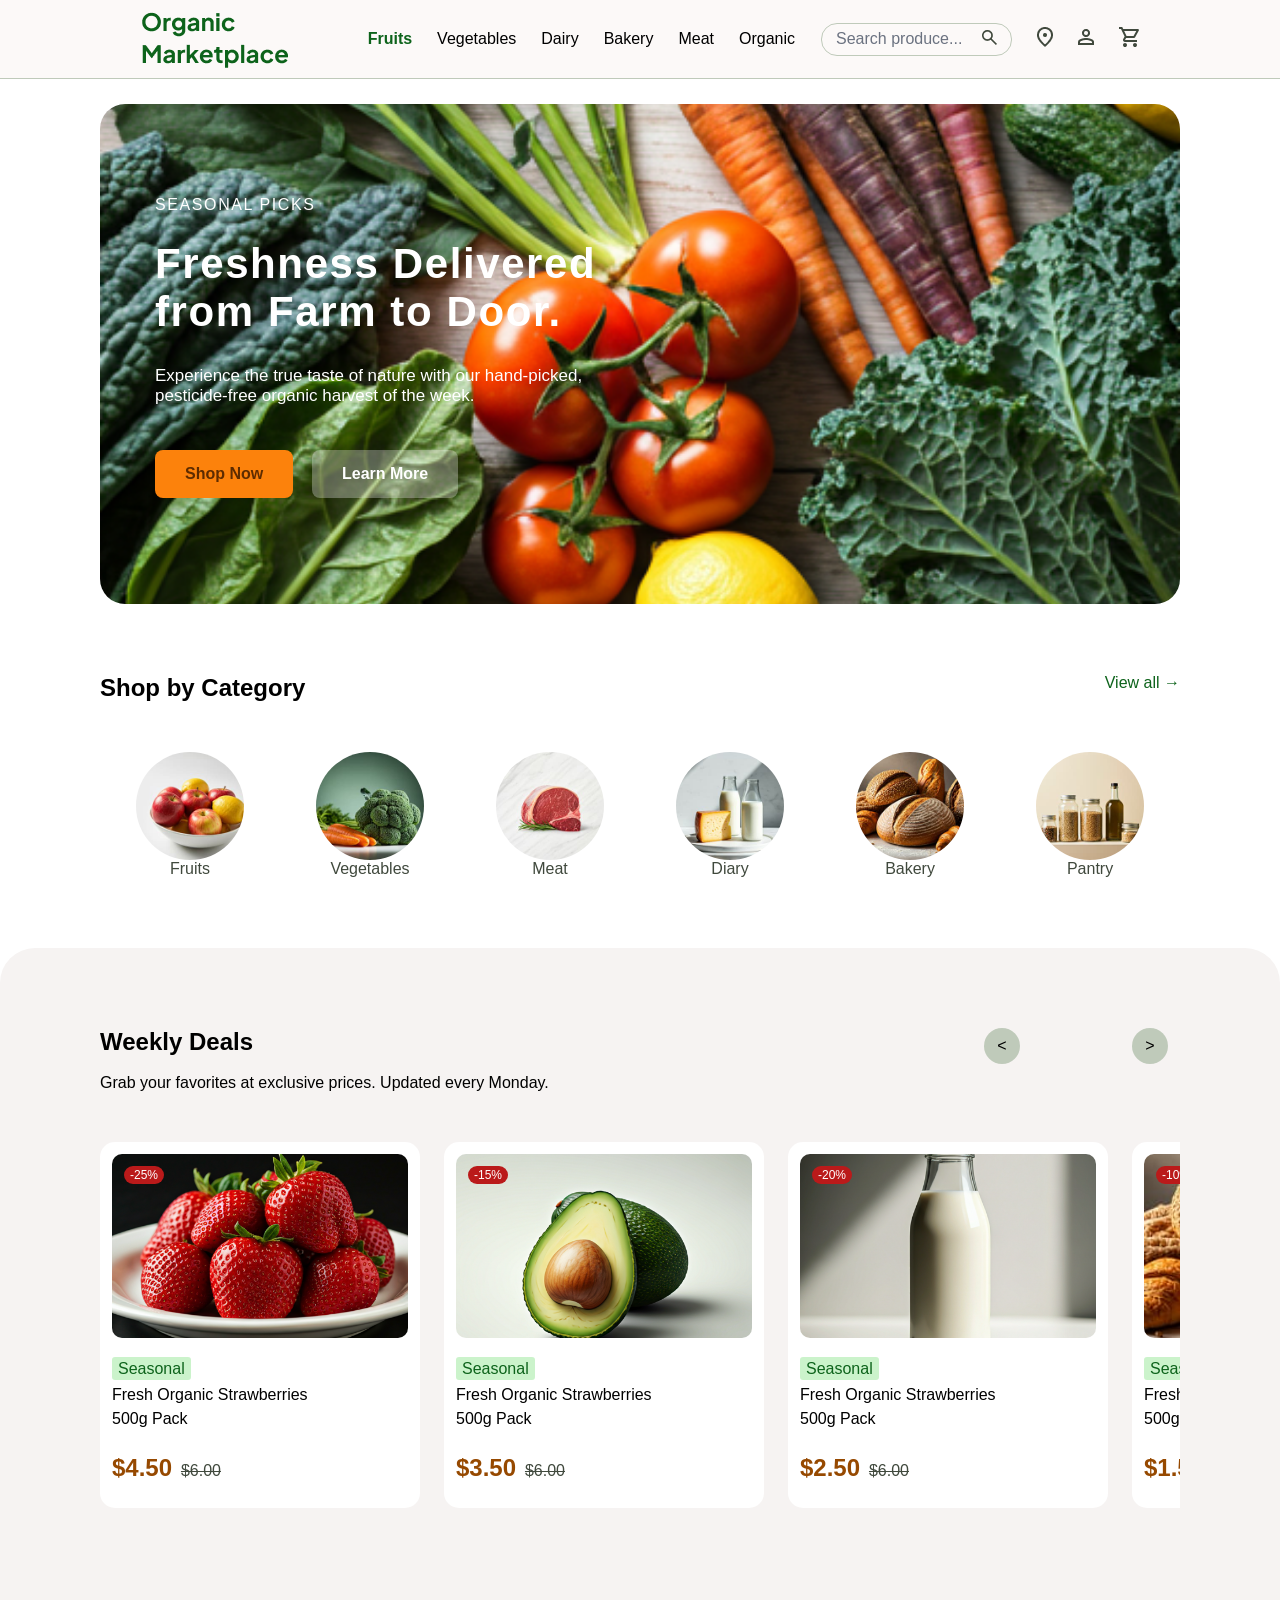
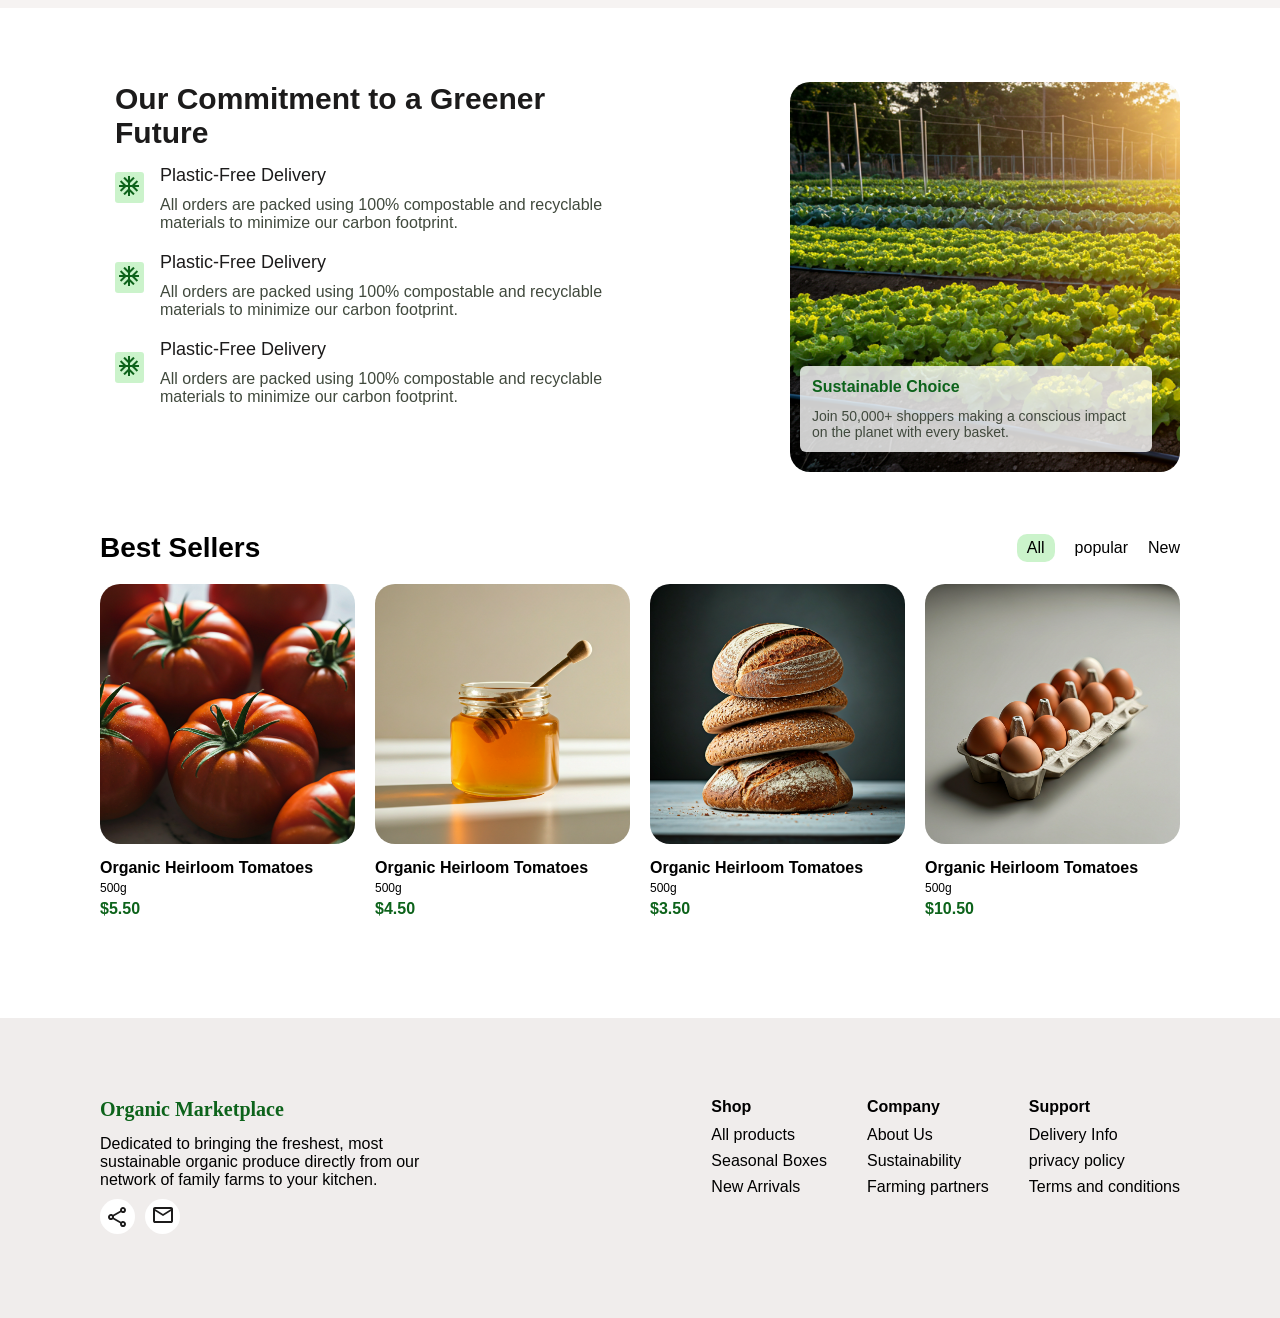
<file: index.html>
<!DOCTYPE html>
<html lang="en">

<head>
    <meta charset="UTF-8">
    <meta name="viewport" content="width=device-width, initial-scale=1.0">
    <title>Organic Marketplace</title>
    <link rel="stylesheet" href="style.css">

</head>

<body>

    <header>
        <div class="header-container">
            <div class="logo">
                <img src="downloads_dmart/logo.png" alt="logo">
            </div>
            <div class="nav">
                <ul>
                    <li><a class="active">Fruits</a></li>
                    <li><a>Vegetables</a></li>
                    <li><a>Dairy</a></li>
                    <li><a>Bakery</a></li>
                    <li><a>Meat</a></li>
                    <li><a>Organic</a></li>
                </ul>
            </div>
            <div class="search-container " style="gap:25px;">
                <div class="search" style="gap:20px;">
                    <p>Search produce... </p>
                    <div><img src="downloads_dmart/search.png"></span></div>
                </div>
                <div class="loc" style="align-self:center;">
                    <img src="downloads_dmart/loc.png" alt="loc">
                </div>
                <div class="user" style="align-self:center;">
                    <img src="downloads_dmart/user.png" alt="user">
                </div>
                <div class="cart" style="align-self:center;">
                    <img src="downloads_dmart/cart.svg" alt="cart">
                </div>
            </div>
        </div>

    </header>

    <!--section 1-->
    <section class="banner">
        <div class="banner-container">
            <img src="downloads_dmart/banner.png">
            <div class="banner-text">
                <p>SEASONAL PICKS</p>
                <h2>Freshness Delivered <br> from Farm to Door.</h2>
                <span>Experience the true taste of nature with our hand-picked,<br>
                    pesticide-free organic harvest of the week.</span>
                <div class="banner-btn"><a>SHOP NOW</a></div>
            </div>
            <div class="banner-btn">
                <a href="fruits.html" class="shop-btn">Shop Now</a>
                <a href="#learn" class="learn-btn">Learn More</a>
            </div>
        </div>
    </section>

    <!--section 2-->

    <section class="category">
        <div class="cat-flex">
            <h2 style="margin-left: 50px;">Shop by Category</h2>
            <p style="color: #0D631B; margin-right: 50px;">View all &rarr;</p>
        </div>
        <div class="category-container">

            <div class="cat">
                <img src="downloads_dmart/cat_APPLE.jpg" alt="cat_APPLE">
                <p style="left:134px;">Fruits</p>
            </div>
            <div class="cat">
                <img src="downloads_dmart/brocolli_carrot.jpg" alt="cat_APPLE">
                <p style="left: 292px;">Vegetables</p>
            </div>
            <div class="cat">
                <img src="downloads_dmart/meat.jpg" alt="meat">
                <p style="left: 490px;">Meat</p>
            </div>
            <div class="cat">
                <img src="downloads_dmart/diary.jpg" alt="diary">
                <p style="left: 666px;">Diary</p>

            </div>
            <div class="cat">
                <img src="downloads_dmart/bakkery.jpg" alt="bakkery">
                <p style="left: 836px;">Bakery</p>
            </div>
            <div class="cat">
                <img src="downloads_dmart/pantry.jpg" alt="pantry">
                <p style="left: 1014px;">Pantry</p>
            </div>

        </div>
    </section>

    <!--section 3-->

    <section class="weekly-deals">
        <div class="weekly-row">
            <div class="weekly-row1">
                <div class="col1">
                    <h2>Weekly Deals</h2><br>
                    <p>Grab your favorites at exclusive prices. Updated every Monday.</p>
                </div>
                <div class="col2" style="gap: 100px;">
                    <span> &lt;</span>
                    <span> &gt; </span>
                </div>
            </div>
            <div class="weekly-row2">
                <div class="weekly-card">
                    <span class="discount">-25%</span>
                    <img src="downloads_dmart/strawberry.png"><br><br>
                    <span class="seasonal">Seasonal</span><br>
                    <p style="margin-top: 8px;margin-bottom: 6px;">Fresh Organic Strawberries</p>
                    <p style="margin-bottom: 8px;">500g Pack</p><br>
                    <div class="foot-card">
                        <div style="height: 200px;">
                            <span class="weekly-rate">$4.50</span>&nbsp;&nbsp;<span class="weekly-strike">$6.00</span>
                        </div>
                    </div>


                </div>
                <div class="weekly-card">
                    <span class="discount">-15%</span>
                    <img src="downloads_dmart/pear.png"><br><br>
                    <span class="seasonal">Seasonal</span><br>
                    <p style="margin-top: 8px;margin-bottom: 6px;">Fresh Organic Strawberries</p>
                    <p style="margin-bottom: 8px;">500g Pack</p><br>
                    <div class="foot-card">
                        <div style="height: 200px;">
                            <span class="weekly-rate">$3.50</span>&nbsp;&nbsp;<span class="weekly-strike">$6.00</span>
                        </div>
                    </div>


                </div>
                <div class="weekly-card">
                    <span class="discount">-20%</span>
                    <img src="downloads_dmart/milk.png"><br><br>
                    <span class="seasonal">Seasonal</span><br>
                    <p style="margin-top: 8px;margin-bottom: 6px;">Fresh Organic Strawberries</p>
                    <p style="margin-bottom: 8px;">500g Pack</p><br>
                    <div class="foot-card">
                        <div style="height: 200px;">
                            <span class="weekly-rate">$2.50</span>&nbsp;&nbsp;<span class="weekly-strike">$6.00</span>
                        </div>
                    </div>


                </div>

                <div class="weekly-card">
                    <span class="discount">-10%</span>
                    <img src="downloads_dmart/bakkery.jpg"><br><br>
                    <span class="seasonal">Seasonal</span><br>
                    <p style="margin-top: 8px;margin-bottom: 6px;">Fresh Organic Strawberries</p>
                    <p style="margin-bottom: 8px;">500g Pack</p><br>
                    <div class="foot-card">
                        <div style="height: 200px;">
                            <span class="weekly-rate">$1.50</span>&nbsp;&nbsp;<span class="weekly-strike">$6.00</span>
                        </div>
                    </div>


                </div>
            </div>

        </div>
    </section>
    <br>
    <br>
    <br>
    <!--section-->

    <section class="commitment">
        <div class="commitment-container">
            <div class="commitment-text" style="width: 50%;">
                <h2 style="margin-bottom: 15px;">Our Commitment to a Greener<br> Future</h2>
                <div>
                    <span class="commit-logo" style="position: absolute; top: 90px;"><img
                            src="downloads_dmart/commit.png" alt=""></span>
                    <h6>Plastic-Free Delivery</h6>
                    <P>All orders are packed using 100% compostable and recyclable
                        materials to minimize our carbon footprint.</P>
                </div>
                <div>
                    <span class="commit-logo" style="position: absolute; top: 180px;"><img
                            src="downloads_dmart/commit.png" alt=""></span>
                    <h6>Plastic-Free Delivery</h6>
                    <P>All orders are packed using 100% compostable and recyclable
                        materials to minimize our carbon footprint.</P>
                </div>
                <div>
                    <span class="commit-logo" style="position: absolute; top: 270px;"><img
                            src="downloads_dmart/commit.png" alt=""></span>
                    <h6>Plastic-Free Delivery</h6>
                    <P>All orders are packed using 100% compostable and recyclable
                        materials to minimize our carbon footprint.</P>
                </div>
            </div>
            <div class="commitment-img">
                <img src="downloads_dmart/commitment.png" alt="">
                <div class="commitment-img-text">
                    <h6>Sustainable Choice</h6>
                    <p>Join 50,000+ shoppers making a conscious impact on the
                        planet with every basket.</p>
                </div>
            </div>
        </div>
    </section>

    <!--section 5-->
    <section class="best-sellers " style="margin-bottom: 100px;">
        <div class="best-top">
            <h2 style="font-size: 28px;">Best Sellers</h2>
            <div class="best-nav">
                <span style="background-color:#97e79780 ; padding:5px 10px; border-radius: 10px;">All</span>
                <span>popular</span>
                <span>New</span>
            </div>
        </div>
        <div class="best-card-container">
            <div class="best-cards">
                <img src="downloads_dmart/tomatobest.png">
                <h3>Organic Heirloom Tomatoes</h3>
                <p>500g</p>
                <span>$5.50</span>
            </div>

            <div class="best-cards">
                <img src="downloads_dmart/bestHoney.png">
                <h3>Organic Heirloom Tomatoes</h3>
                <p>500g</p>
                <span>$4.50</span>
            </div>

            <div class="best-cards">
                <img src="downloads_dmart/breadbest.png">
                <h3>Organic Heirloom Tomatoes</h3>
                <p>500g</p>
                <span>$3.50</span>
            </div>

            <div class="best-cards">
                <img src="downloads_dmart/eggbest.png">
                <h3>Organic Heirloom Tomatoes</h3>
                <p>500g</p>
                <span>$10.50</span>
            </div>
        </div>

    </section>


    <!--footer-->
    <footer>

        <div class="footer">

            <div>
                <h3
                    style="margin-bottom: 14px;font-size: 20px;font-weight: 700;color: #0D631B;font-family:PlusJakartaSans ;">
                    Organic Marketplace</h3>
                <p>Dedicated to bringing the freshest, most<br>
                    sustainable organic produce directly from our<br>
                    network of family farms to your kitchen.</p>
                <div class="footer-img">
                    <div class="footer-icon">
                        <img src="downloads_dmart/share.svg">
                    </div>
                    <div class="footer-icon">
                        <img src="downloads_dmart/mail.svg">
                    </div>
                </div>

            </div>
            <div class="right-flex">
                <div>
                    <h4>Shop</h4>
                    <ul>
                        <li>All products </li>
                        <li>Seasonal Boxes </li>
                        <li>New Arrivals</li>
                    </ul>
                </div>

                <div>
                    <h4>Company</h4>
                    <ul>
                        <li>About Us </li>
                        <li>Sustainability </li>
                        <li>Farming partners</li>
                    </ul>
                </div>

                <div>
                    <h4>Support</h4>
                    <ul>
                        <li>Delivery Info</li>
                        <li>privacy policy</li>
                        <li>Terms and conditions</li>
                    </ul>
                </div>

            </div>

        </div>

    </footer>

</body>

</html>
</file>
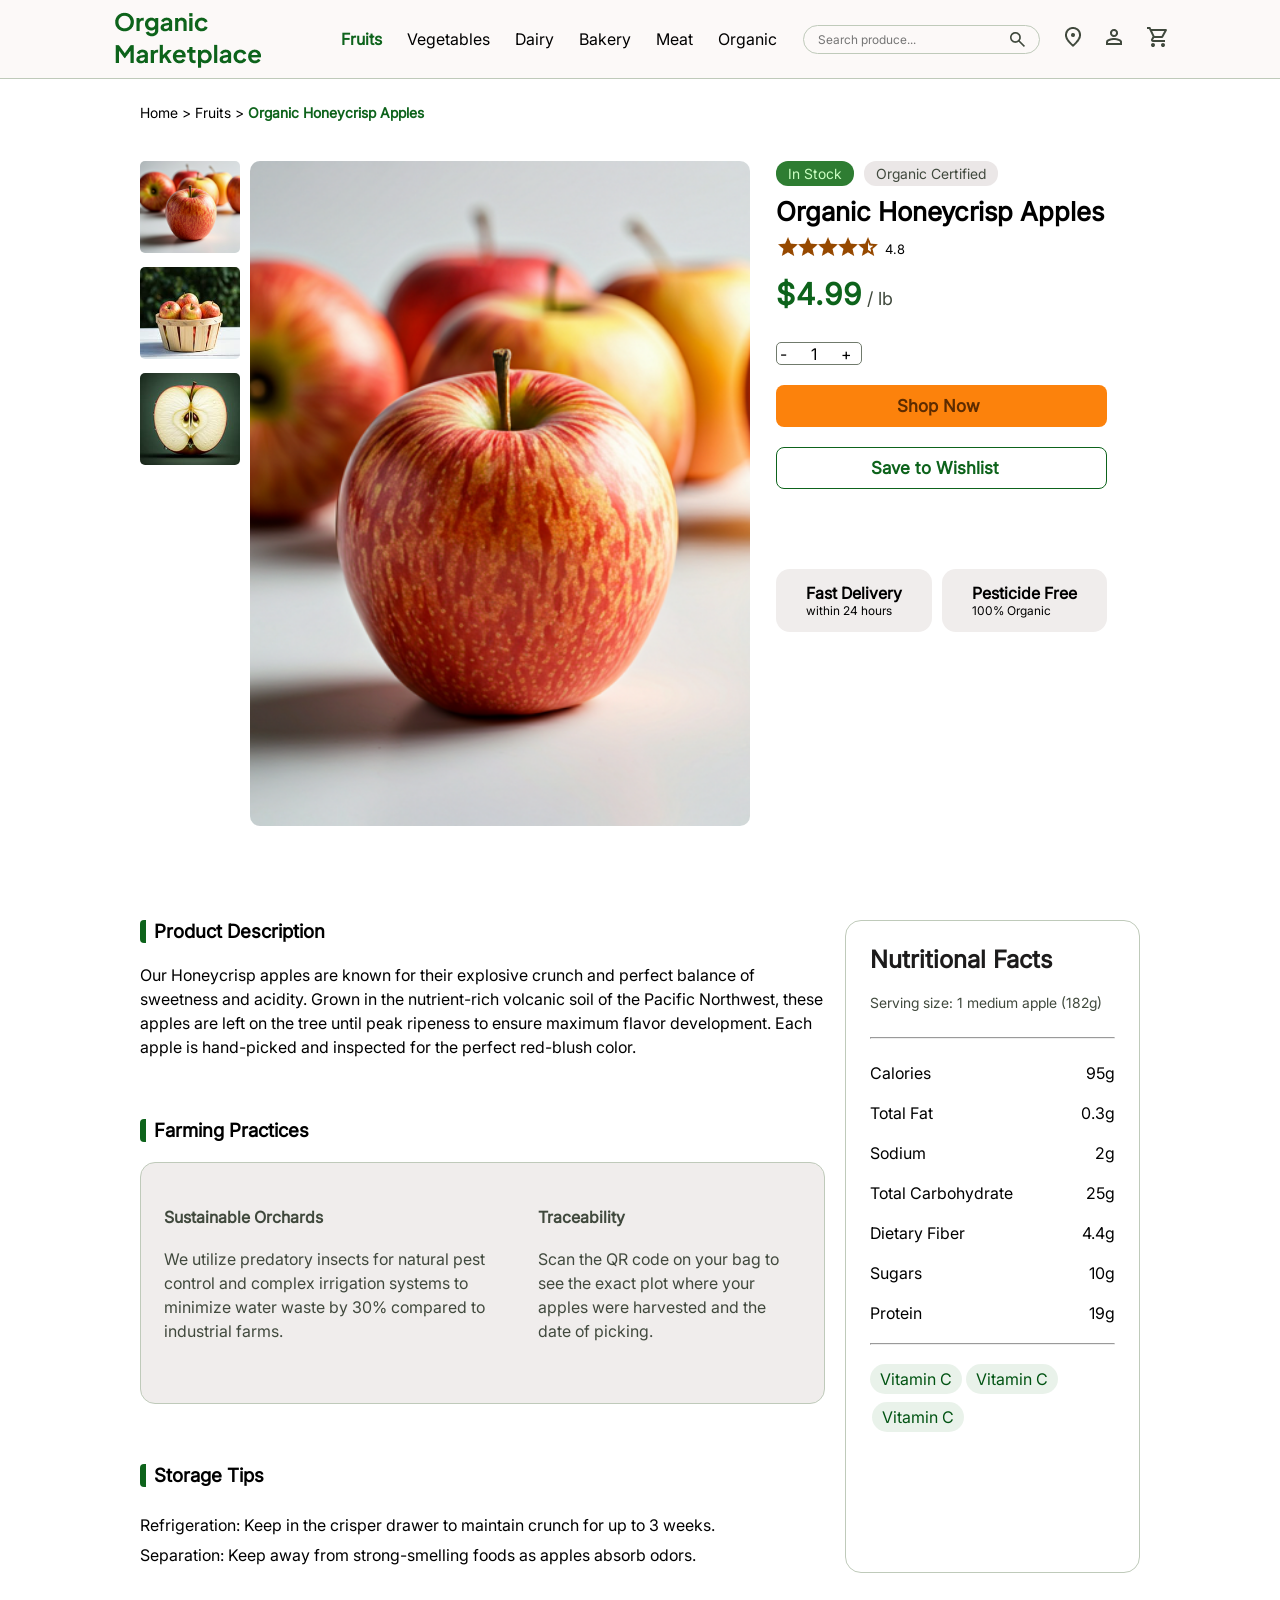
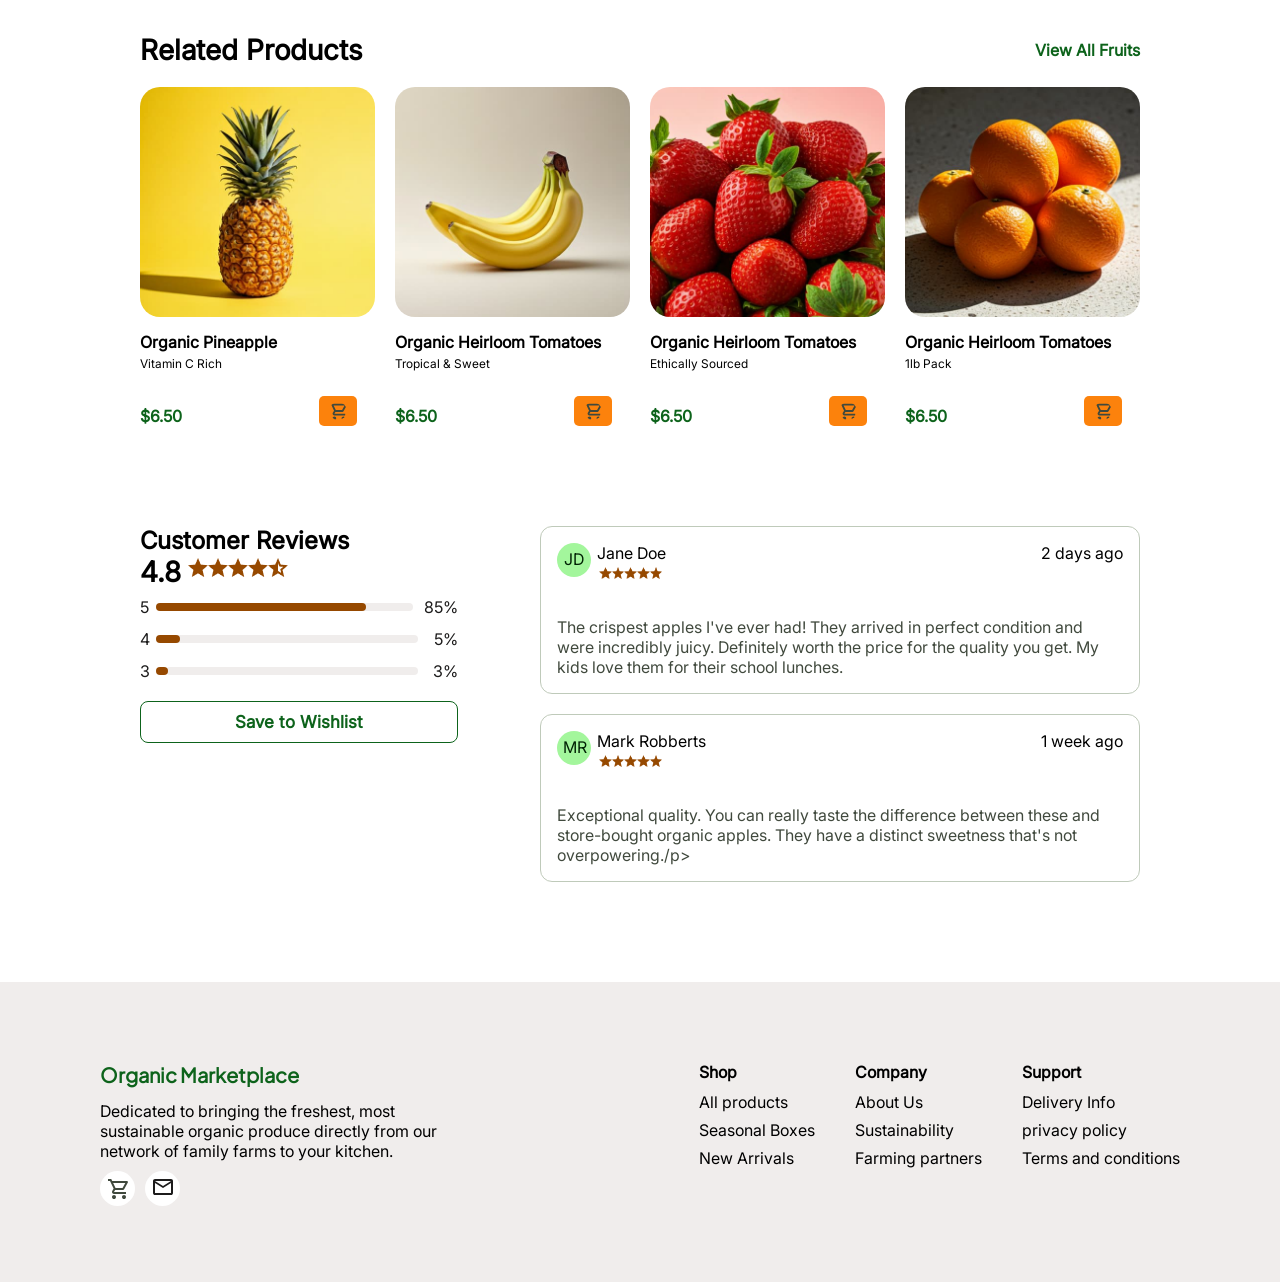
<file: apple.html>
<!DOCTYPE html>
<html lang="en">

<head>
    <meta charset="UTF-8">
    <meta name="viewport" content="width=device-width, initial-scale=1.0">
    <title>Organic Marketplace</title>
    <link rel="stylesheet" href="apple.css">
    <style>
        @font-face {
            font-family: 'PlusJakartaSans';
            src: url('Fonts/Plus_Jakarta_Sans/static/PlusJakartaSans-Regular.ttf') format('truetype');
        }

        @font-face {
            font-family: 'Inter';
            src: url('Fonts/Inter/static/Inter_18pt-Regular.ttf') format('truetype');
        }
    </style>

</head>

<body>

        <header>
        <div class="header-container">
            <div class="logo">
                <img src="downloads_dmart/logo.png" alt="logo">
            </div>
            <div class="nav">
                <ul>
                    <li><a class="active">Fruits</a></li>
                    <li><a>Vegetables</a></li>
                    <li><a>Dairy</a></li>
                    <li><a>Bakery</a></li>
                    <li><a>Meat</a></li>
                    <li><a>Organic</a></li>
                </ul>
            </div>
            <div class="search-container " style="gap:25px;">
                <div class="search" >
                    <input type="search" placeholder="Search produce...">
                    <img src="downloads_dmart/search.png">
                </div>
                <div class="loc" style="align-self:center;">
                    <img src="downloads_dmart/loc.png" alt="loc">
                </div>
                <div class="user" style="align-self:center;">
                    <img src="downloads_dmart/user.png" alt="user">
                </div>
                <div class="cart" style="align-self:center;">
                    <img src="downloads_dmart/cart.svg" alt="cart">
                </div>
            </div>
        </div>

    </header>
    <!--section 1-->

    <section class="toggle">
        <p><span>Home > </span><span> Fruits > </span><span style="color: #0D631B;font-weight: bold;"> Organic
                Honeycrisp Apples</span></p>
    </section>

    <!--section 2-->

    <section class="hero-apple">

        <div class="small-cards">
            <div class="card-img">
                <img src="downloads_dmart/applesmall.png">
            </div>
            <div class="card-img">
                <img src="downloads_dmart/applebasket.jpg">
            </div>
            <div class="card-img">
                <img src="downloads_dmart/apple Cut.jpg">
            </div>
        </div>
        <div class="big-card">
            <img src="downloads_dmart/applesmall.png">
        </div>

        <div class="about">
            <div style="display: flex;gap: 10px;">
                <p class="in-stock">In Stock</p>
                <p class="in-stock" style="color: #40493D;background-color: #EBE7E7;">Organic Certified</p>
            </div>
            <h2 style="font-size: 26px;margin-top: 10px;">Organic Honeycrisp Apples</h2>

            <div class="star-icon">
                <img src="downloads_dmart/star (2).png">
                <img src="downloads_dmart/star (2).png">
                <img src="downloads_dmart/star (2).png">
                <img src="downloads_dmart/star (2).png">
                <img src="downloads_dmart/Icon (7).png">
                <p class="review124">4.8</p>
            </div>
            <p style="margin-top: 10px;"><span
                    style="font-size: 30px;font-weight: bold;color:#0D631B ;letter-spacing: 1px;">$4.99</span><span
                    style="color: #40493D;font-size: 18px;">&nbsp;/&nbsp;lb</span></p>
            <p style="border: 1px solid #707A6C;
    border-radius: 5px;
    width: 86px;
    height: 23px;
    margin-top: 30px;
    padding-left: 3px;
    padding-top: 1px;">- &nbsp;&nbsp;&nbsp;&nbsp;&nbsp;1&nbsp;&nbsp;&nbsp;&nbsp;&nbsp; +</p>

            <div class="buy-btns">
                <a href="fruits.html" class="shop-btn">Shop Now</a>
                <a href="fruits.html" class="wish-btn">Save to Wishlist</a>
            </div>

            <div style="display:flex;gap:10px;">
                <div class="delivery">
                    <h4>Fast Delivery</h4>
                    <p style="font-size: 12px;">within 24 hours</p>
                </div>
                <div class="delivery">
                    <h4>Pesticide Free</h4>
                    <p style="font-size: 12px;">100% Organic</p>
                </div>
            </div>
        </div>
    </section>

    <!--About section was over-->

    <!--Description section-->

    <section class="description">
        <div class="description-col1">
            <h3>Product Description</h3>

            <p>Our Honeycrisp apples are known for their explosive crunch and perfect balance of
                sweetness and acidity. Grown in the nutrient-rich volcanic soil of the Pacific Northwest,
                these apples are left on the tree until peak ripeness to ensure maximum flavor
                development. Each apple is hand-picked and inspected for the perfect red-blush color.</p>

            <h3>Farming Practices</h3>

            <div class="farm">
                <div>
                    <h4>Sustainable Orchards</h4><br>
                    <p>We utilize predatory insects for natural
                        pest control and complex irrigation
                        systems to minimize water waste by 30%
                        compared to industrial farms.</p>
                </div>
                <div>
                    <h4>Traceability</h4><br>
                    <p>Scan the QR code on your bag to see the
                        exact plot where your apples were
                        harvested and the date of picking.</p>
                </div>

            </div>

            <h3 style="margin-bottom: 6px;">Storage Tips</h3><br>
            <p style="margin-bottom: 6px;">Refrigeration: Keep in the crisper drawer to maintain crunch for up to 3
                weeks.</p>
            <p style="margin-bottom: 6px;">Separation: Keep away from strong-smelling foods as apples absorb odors.</p>


        </div>
        <div class="description-col2">
            <h3>Nutritional Facts</h3>
            <p style="color: #40493D;font-size: 14px;">Serving size: 1 medium apple (182g)</p><br>
            <hr>
            <div class="nutri">
                <p>Calories</p>
                <span>95g</span>
            </div>
            <div class="nutri">
                <p>Total Fat</p>
                <span>0.3g</span>
            </div>
            <div class="nutri">
                <p>Sodium</p>
                <span>2g</span>
            </div>
            <div class="nutri">
                <p>Total Carbohydrate</p>
                <span>25g</span>
            </div>
            <div class="nutri">
                <p>Dietary Fiber</p>
                <span>4.4g</span>
            </div>
            <div class="nutri">
                <p>Sugars</p>
                <span>10g</span>
            </div>
            <div class="nutri">
                <p>Protein</p>
                <span>19g</span>
            </div>
            <hr>

            <span
                style="background-color: rgba(46, 125, 50, 0.1);color:#005312;border-radius: 30px;padding: 5px 10px;margin-left: 0;">Vitamin
                C</span>
            <span
                style="background-color: rgba(46, 125, 50, 0.1);color:#005312;border-radius: 30px;padding: 5px 10px;margin-left: 0;">Vitamin
                C</span>
            <span
                style="background-color: rgba(46, 125, 50, 0.1);color:#005312;border-radius: 30px;padding: 5px 10px;margin-left: 0; position: absolute; bottom: 140px; left:26px">Vitamin
                C</span>

        </div>
    </section>





    <section class="best-sellers " style="margin-bottom: 100px;">
        <div class="best-top">
            <h2 style="font-size: 28px;">Related Products</h2>
            <div class="best-nav">
                <span style="color: #0D631B;font-weight: bold;">View All Fruits</span>
            </div>
        </div>
        <div class="best-card-container">
            <div class="best-cards">

                <img src="downloads_dmart/pineapple.jpg">
                <h3>Organic Pineapple</h3>
                <p>Vitamin C Rich</p>
                <div style="display:flex;justify-content: space-between;position: relative;">
                    <span>$6.50</span>
                    <span
                        style="background-color: #FC820C;color: #5E2C00;padding: 6px 10px;border-radius: 5px;position: absolute;right:18px;bottom: 0;">
                        <div class="cart-svg" style="align-self:center;">
                            <img src="downloads_dmart/cart.svg" alt="loc">
                        </div>
                    </span>
                </div>
            </div>

            <div class="best-cards">

                <img src="downloads_dmart/banana22.jpg">
                <h3>Organic Heirloom Tomatoes</h3>
                <p>Tropical & Sweet</p>

                <div style="display:flex;justify-content: space-between;position: relative;">
                    <span>$6.50</span>
                    <span
                        style="background-color: #FC820C;color: #5E2C00;padding: 6px 10px;border-radius: 5px;position: absolute;right:18px;bottom: 0;">
                        <div class="cart-svg" style="align-self:center;">
                            <img src="downloads_dmart/cart.svg" alt="loc">
                        </div>
                    </span>
                </div>
            </div>

            <div class="best-cards">

                <img src="downloads_dmart/starwberry22.jpg">
                <h3>Organic Heirloom Tomatoes</h3>
                <p>Ethically Sourced</p>

                <div style="display:flex;justify-content: space-between;position: relative;">
                    <span>$6.50</span>
                    <span
                        style="background-color: #FC820C;color: #5E2C00;padding: 6px 10px;border-radius: 5px;position: absolute;right:18px;bottom: 0;">
                        <div class="cart-svg" style="align-self:center;">
                            <img src="downloads_dmart/cart.svg" alt="loc">
                        </div>
                    </span>
                </div>
            </div>

            <div class="best-cards">

                <img src="downloads_dmart/oranges22.jpg">
                <h3>Organic Heirloom Tomatoes</h3>
                <p>1lb Pack</p>

                <div style="display:flex;justify-content: space-between;position: relative;">
                    <span>$6.50</span>
                    <span
                        style="background-color: #FC820C;color: #5E2C00;padding: 6px 10px;border-radius: 5px;position: absolute;right:18px;bottom: 0;">
                        <div class="cart-svg" style="align-self:center;">
                            <img src="downloads_dmart/cart.svg" alt="loc">
                        </div>
                    </span>
                </div>
            </div>
        </div>

    </section>

    <!--customer review section-->

    <section class="cust-rev ">
        <div class="cust-col1">
            <h2>Customer Reviews</h2>
            <span style="font-size: 28px; font-weight: bold;">4.8</span>

            <div class="star1-icon">
                <img src="downloads_dmart/star (2).png">
                <img src="downloads_dmart/star (2).png">
                <img src="downloads_dmart/star (2).png">
                <img src="downloads_dmart/star (2).png">
                <img src="downloads_dmart/Icon (7).png">
            </div>
            <div class="ratingline-1" style="position: relative;">
                <p>5</p>
                <div>&nbsp;</div>
                <span class="ratingline-2">&nbsp;</span>
                <p>85%</p>
            </div>
            <div class="ratingline-1" style="position: relative;">
                <p>4</p>
                <div>&nbsp;</div>
                <span class="ratingline-2" style="width: 24px;">&nbsp;</span>
                <p>5%</p>
            </div>
            <div class="ratingline-1" style="position: relative;">
                <p>3</p>
                <div>&nbsp;</div>
                <span class="ratingline-2" style="width: 12px;">&nbsp;</span>
                <p>3%</p>
            </div>
            <div class="buy-btns">
                <a href="#" class="review-btn">Save to Wishlist</a>
            </div>

        </div>



        <div class="cust-col2">

            <div class="col2-row">
                <div class="col2-top">
                    <div>
                        <div style="display: flex;justify-content: space-around;width: 100%;">
                            <p class="jd">JD</p>
                            <div style="position: relative;">
                                <p>Jane Doe</p>
                                <div class="starjd-icon">
                                    <img src="downloads_dmart/star (2).png">
                                    <img src="downloads_dmart/star (2).png">
                                    <img src="downloads_dmart/star (2).png">
                                    <img src="downloads_dmart/star (2).png">
                                    <img src="downloads_dmart/star (2).png">
                                </div>

                            </div>
                        </div>

                    </div>
                    <p>2 days ago</p>
                </div>
                <p style="color: #40493D;">The crispest apples I've ever had! They arrived in perfect condition and were
                    incredibly
                    juicy. Definitely worth the price for the quality you get. My kids love them for their school
                    lunches.</p>
            </div>

            <div class="col2-row">

                <div class="col2-top">
                    <div>
                        <div style="display: flex;justify-content: space-around;width: 100%;">
                            <p class="jd">MR</p>
                            <div style="position: relative;">
                                <p>Mark Robberts</p>
                                <div class="starjd-icon">
                                    <img src="downloads_dmart/star (2).png">
                                    <img src="downloads_dmart/star (2).png">
                                    <img src="downloads_dmart/star (2).png">
                                    <img src="downloads_dmart/star (2).png">
                                    <img src="downloads_dmart/star (2).png">
                                </div>

                            </div>
                        </div>

                    </div>
                    <p>1 week ago</p>
                </div>
                <p style="color: #40493D;">Exceptional quality. You can really taste the difference between these and
                    store-bought
                    organic apples. They have a distinct sweetness that's not overpowering./p>
            </div>



        </div>
    </section>













    <footer>

        <div class="footer">

            <div>
                <h3
                    style="margin-bottom: 14px;font-size: 20px;font-weight: 700;color: #0D631B;font-family:PlusJakartaSans ;">
                    Organic Marketplace</h3>
                <p>Dedicated to bringing the freshest, most<br>
                    sustainable organic produce directly from our<br>
                    network of family farms to your kitchen.</p>
                <div class="footer-img">
                    <div class="footer-icon">
                        <img src="downloads_dmart/cart.svg">
                    </div>
                    <div class="footer-icon">
                        <img src="downloads_dmart/mail.svg">
                    </div>
                </div>

            </div>
            <div class="right-flex">
                <div>
                    <h4>Shop</h4>
                    <ul>
                        <li>All products </li>
                        <li>Seasonal Boxes </li>
                        <li>New Arrivals</li>
                    </ul>
                </div>

                <div>
                    <h4>Company</h4>
                    <ul>
                        <li>About Us </li>
                        <li>Sustainability </li>
                        <li>Farming partners</li>
                    </ul>
                </div>

                <div>
                    <h4>Support</h4>
                    <ul>
                        <li>Delivery Info</li>
                        <li>privacy policy</li>
                        <li>Terms and conditions</li>
                    </ul>
                </div>

            </div>

        </div>

    </footer>
















































</body>

</html>
</file>
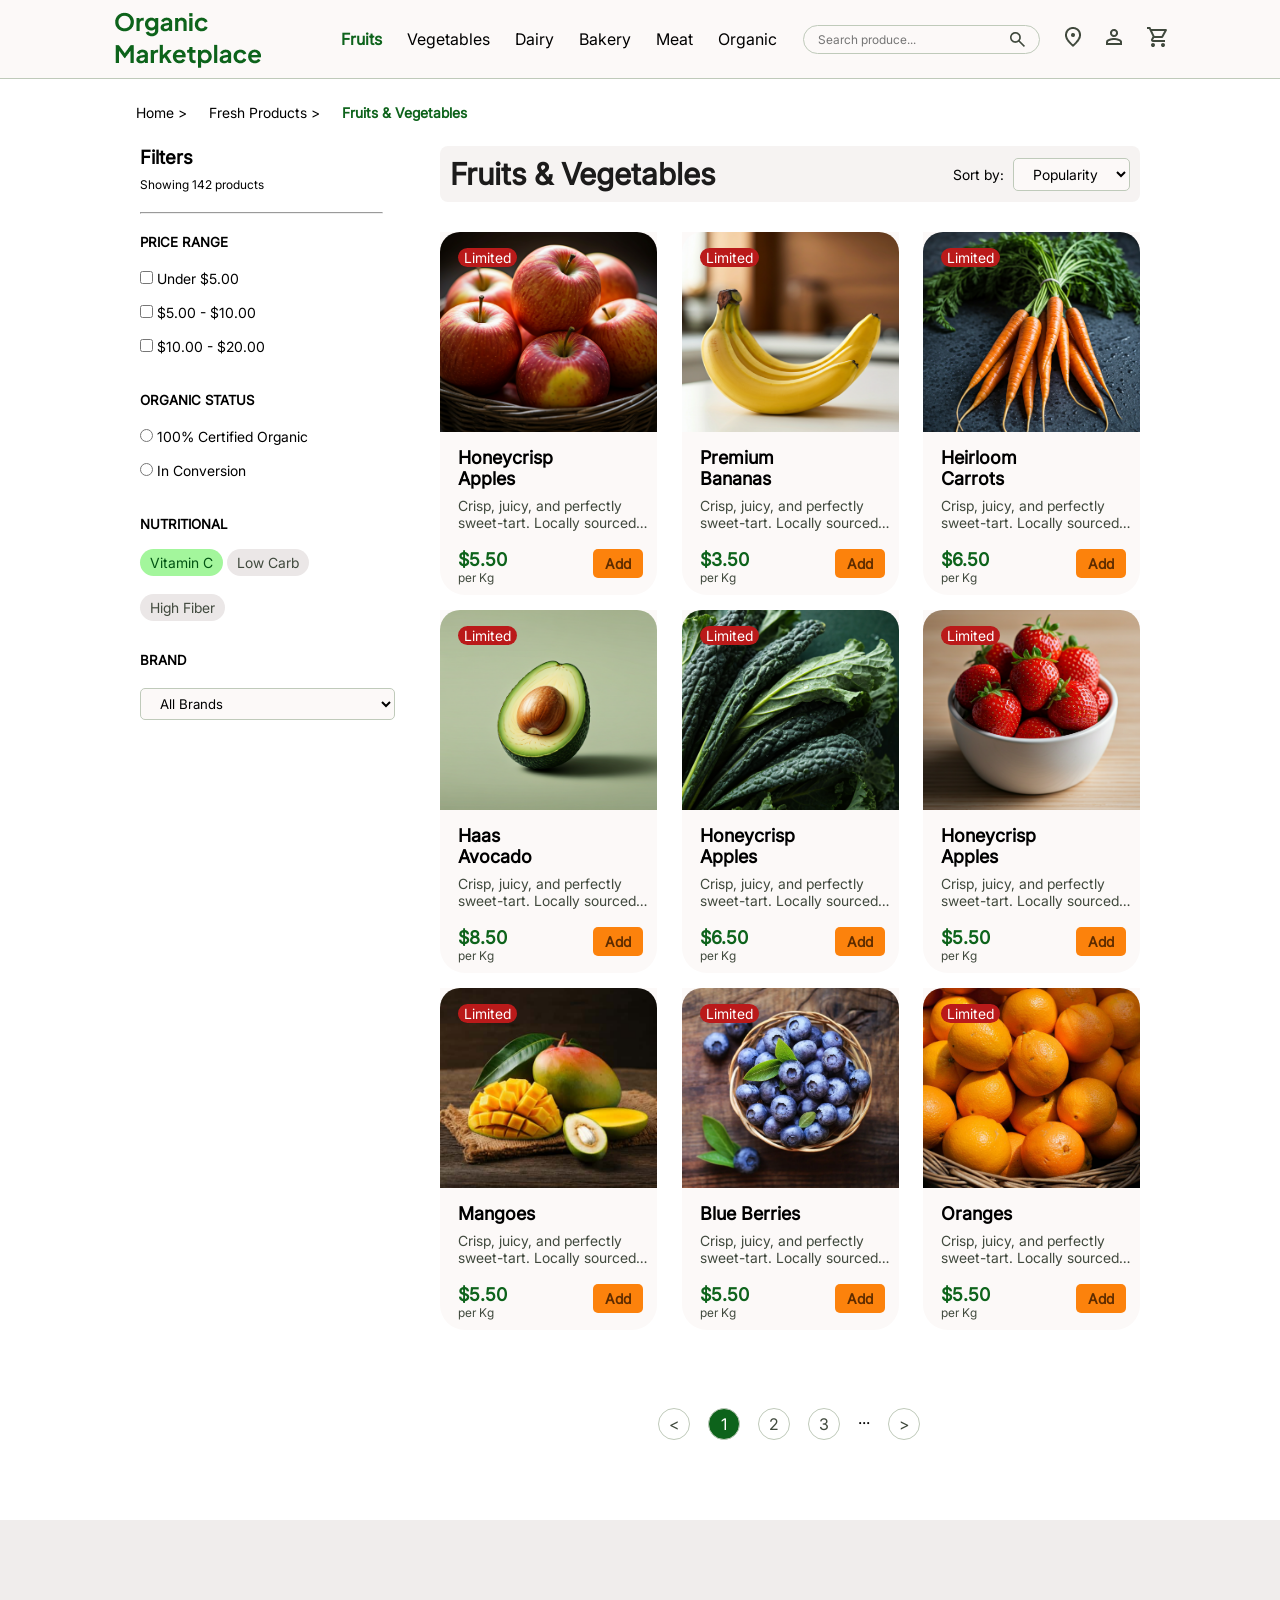
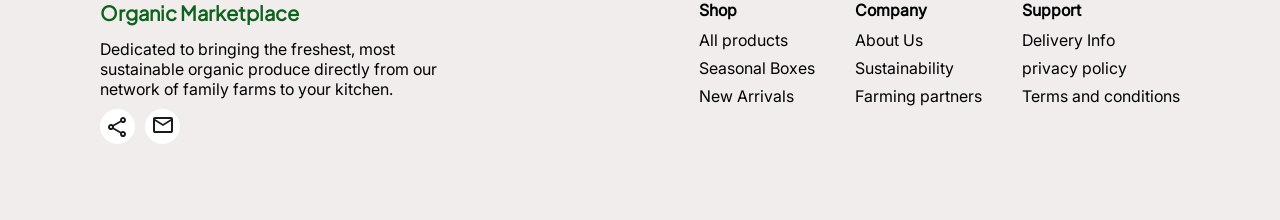
<file: fruits.html>
<!DOCTYPE html>
<html lang="en">

<head>
    <meta charset="UTF-8">
    <meta name="viewport" content="width=device-width, initial-scale=1.0">
    <title>Organic Marketplace</title>
    <link rel="stylesheet" href="fruits.css">
    <style>
        @font-face {
            font-family: 'PlusJakartaSans';
            src: url('Fonts/Plus_Jakarta_Sans/static/PlusJakartaSans-Regular.ttf') format('truetype');
        }

        @font-face {
            font-family: 'Inter';
            src: url('Fonts/Inter/static/Inter_18pt-Regular.ttf') format('truetype');
        }
    </style>

</head>

<body>

       <header>
        <div class="header-container">
            <div class="logo">
                <img src="downloads_dmart/logo.png" alt="logo">
            </div>
            <div class="nav">
                <ul>
                    <li><a class="active">Fruits</a></li>
                    <li><a>Vegetables</a></li>
                    <li><a>Dairy</a></li>
                    <li><a>Bakery</a></li>
                    <li><a>Meat</a></li>
                    <li><a>Organic</a></li>
                </ul>
            </div>
            <div class="search-container " style="gap:25px;">
                <div class="search" >
                    <input type="search" placeholder="Search produce...">
                    <img src="downloads_dmart/search.png">
                </div>
                <div class="loc" style="align-self:center;">
                    <img src="downloads_dmart/loc.png" alt="loc">
                </div>
                <div class="user" style="align-self:center;">
                    <img src="downloads_dmart/user.png" alt="user">
                </div>
                <div class="cart" style="align-self:center;">
                    <img src="downloads_dmart/cart.svg" alt="cart">
                </div>
            </div>
        </div>

    </header>
    <section class="toggle">
        <p><span>Home > </span><span> Fresh Products > </span><span style="color: #0D631B;font-weight: bold;"> Fruits &
                Vegetables</span></p>
    </section>

    <section class="fruit-vegetable-1">
        <div class="fruit-vegetable-col1">
            <div>
                <h3>Filters</h3>
                <p style="margin-top: 8px;margin-left: 0;font-size: 12px;">Showing 142 products</p>
                <br>
                <hr style="width: 243px;">
            </div>
            <br>
            <div>
                <h5>PRICE RANGE</h5><br>
                <form>
                    <input type="checkbox" id="range1" class="range1" value="range1">
                    <label for="range1">Under $5.00</label><br><br>
                    <input type="checkbox" id="range2" class="range2" value="range2">
                    <label for="range2">$5.00 - $10.00</label><br><br>
                    <input type="checkbox" id="range3" class="range3" value="range3">
                    <label for="range3">$10.00 - $20.00</label><br><br>

                </form>

            </div>
            <br>
            <div>
                <h5>ORGANIC STATUS</h5><br>
                <form>
                    <input type="radio" id="radio1" class="radio1" value="radio1">
                    <label for="radio1">100% Certified Organic</label><br><br>
                    <input type="radio" id="radio2" class="radio2" value="radio2">
                    <label for="radio2">In Conversion</label><br><br>

                </form>
            </div>
            <br>
            <div style="position: relative;">
                <h5>NUTRITIONAL</h5><br>
                <span class="vitamin-c-green">Vitamin
                    C</span>
                <span class="vitamin-c-2">Low
                    Carb</span>
                <span
                    class="vitamin-c-3">High
                    Fiber</span>
            </div>
            <br>
            <br>
            <br>
            <div>
                <br>
                <h5>BRAND</h5><br>
                <form>
                    <select title="All Brands" name="brands"
                        style="border: 1px solid #BFCABA;background-color: #FCF9F8; padding:6px 15px 6px ;border-radius: 5px;width: 85%;">
                        <option value="all brands">All Brands</option>
                    </select>
                </form>
            </div>

        </div>
        <div class="fruit-vegetable-col2">
            <div class="fv-col2-top">
                <h2>Fruits & Vegetables</h2>
                <div style="display: flex;align-items: center;">
                    <div>
                        <p style="font-size: 14px;width: 60px;margin-top: 0;">Sort by:</p>
                    </div>

                    <select title="popularity" name="popularity"
                        class="popularity">
                        <option value="popularity">Popularity</option>
                    </select>

                </div>
            </div>
            <div class="fv-card-container">
                <div class="best-cards">
                    <p class="limited">Limited</p>
                    
                    <img src="downloads_dmart/apple.png">
                    <h3>Honeycrisp
                        Apples</h3>
                    <p>Crisp, juicy, and perfectly
                        sweet-tart. Locally sourced…</p>
                    <div  style="display:flex;justify-content: space-between;position: relative;">
                        <span>$5.50</span>
                        <a href="apple.html"><span style="background-color: #FC820C;color: #5E2C00;padding: 6px 12px;border-radius: 5px;position: absolute;right:14px;font-size: 14px;">Add</span></a>
                    </div>
                     <p style="margin-top:0px; margin-left: 18px;font-size:12px;">per Kg</p>
                </div>

                <div class="best-cards">
                    <p class="limited">Limited</p>
                    <img src="downloads_dmart/banana.png">
                    <h3>Premium
Bananas</h3>
                    <p>Crisp, juicy, and perfectly
                        sweet-tart. Locally sourced…</p>
                    <div  style="display:flex;justify-content: space-between;position: relative;">
                        <span>$3.50</span>
                        <span style="background-color: #FC820C;color: #5E2C00;padding: 6px 12px;border-radius: 5px;position: absolute;right:14px;font-size: 14px;">Add</span>
                    </div>
                     <p style="margin-top:0px; margin-left: 18px;font-size:12px;">per Kg</p>
                </div>

               <div class="best-cards">
                <p class="limited">Limited</p>
                    <img src="downloads_dmart/carrotheri.png">
                    <h3>Heirloom
Carrots</h3>
                    <p>Crisp, juicy, and perfectly
                        sweet-tart. Locally sourced…</p>
                    <div  style="display:flex;justify-content: space-between;position: relative;">
                        <span>$6.50</span>
                        <span style="background-color: #FC820C;color: #5E2C00;padding: 6px 12px;border-radius: 5px;position: absolute;right:14px;font-size: 14px;">Add</span>
                    </div>
                     <p style="margin-top:0px; margin-left: 18px;font-size:12px;">per Kg</p>
                </div>
                <div class="best-cards">
                    <p class="limited">Limited</p>
                    
                    <img src="downloads_dmart/avacado.png">
                    <h3>Haas Avocado</h3>
                    <p>Crisp, juicy, and perfectly
                        sweet-tart. Locally sourced…</p>
                    <div  style="display:flex;justify-content: space-between;position: relative;">
                        <span>$8.50</span>
                        <span style="background-color: #FC820C;color: #5E2C00;padding: 6px 12px;border-radius: 5px;position: absolute;right:14px;font-size: 14px;">Add</span>
                    </div>
                     <p style="margin-top:0px; margin-left: 18px;font-size:12px;">per Kg</p>
                </div>

               <div class="best-cards">
                <p class="limited">Limited</p>
                    <img src="downloads_dmart/curry.png">
                    <h3>Honeycrisp
                        Apples</h3>
                    <p>Crisp, juicy, and perfectly
                        sweet-tart. Locally sourced…</p>
                    <div  style="display:flex;justify-content: space-between;position: relative;">
                        <span>$6.50</span>
                        <span style="background-color: #FC820C;color: #5E2C00;padding: 6px 12px;border-radius: 5px;position: absolute;right:14px;font-size: 14px;">Add</span>
                    </div>
                     <p style="margin-top:0px; margin-left: 18px;font-size:12px;">per Kg</p>
                </div>

                <div class="best-cards">
                    <p class="limited">Limited</p>
                    <img src="downloads_dmart/straberry11.png">
                    <h3>Honeycrisp
                        Apples</h3>
                    <p>Crisp, juicy, and perfectly
                        sweet-tart. Locally sourced…</p>
                    <div  style="display:flex;justify-content: space-between;position: relative;">
                        <span>$5.50</span>
                        <span style="background-color: #FC820C;color: #5E2C00;padding: 6px 12px;border-radius: 5px;position: absolute;right:14px;font-size: 14px;">Add</span>
                    </div>
                     <p style="margin-top:0px; margin-left: 18px;font-size:12px;">per Kg</p>
                </div>
                <div class="best-cards">
                    <p class="limited">Limited</p>
                    <img src="downloads_dmart/mango.png">
                    <h3>Mangoes</h3>
                    <p>Crisp, juicy, and perfectly
                        sweet-tart. Locally sourced…</p>
                    <div  style="display:flex;justify-content: space-between;position: relative;">
                        <span>$5.50</span>
                        <span style="background-color: #FC820C;color: #5E2C00;padding: 6px 12px;border-radius: 5px;position: absolute;right:14px;font-size: 14px;">Add</span>
                    </div>
                     <p style="margin-top:0px; margin-left: 18px;font-size:12px;">per Kg</p>
                </div>

                <div class="best-cards">
                    <p class="limited">Limited</p>
                    <img src="downloads_dmart/blueberry.png">
                    <h3>Blue Berries</h3>
                    <p>Crisp, juicy, and perfectly
                        sweet-tart. Locally sourced…</p>
                    <div  style="display:flex;justify-content: space-between;position: relative;">
                        <span>$5.50</span>
                        <span style="background-color: #FC820C;color: #5E2C00;padding: 6px 12px;border-radius: 5px;position: absolute;right:14px;font-size: 14px;">Add</span>
                    </div>
                     <p style="margin-top:0px; margin-left: 18px;font-size:12px;">per Kg</p>
                </div>

               <div class="best-cards">
                <p class="limited">Limited</p>
                    <img src="downloads_dmart/orange.png">
                    <h3>Oranges</h3>
                    <p>Crisp, juicy, and perfectly
                        sweet-tart. Locally sourced…</p>
                    <div  style="display:flex;justify-content: space-between;position: relative;">
                        <span>$5.50</span>
                        <span style="background-color: #FC820C;color: #5E2C00;padding: 6px 12px;border-radius: 5px;position: absolute;right:14px;font-size: 14px;">Add</span>
                    </div>
                     <p style="margin-top:0px; margin-left: 18px;font-size:12px;">per Kg</p>
                </div>

            </div>
        </div>
    </section>

    <!--page-toggle section-->
    <section class="page-toggle">
        <div class="page-nos">
    
                    <p class="page-nos-round"><</p>
                    <p class="page-nos-round" style="background-color: #0D631B;color: #fff;">1</p>
                    <p class="page-nos-round">2</p>
                    <p class="page-nos-round">3</p>
                    <p>...</p>
                    <p class="page-nos-round">></p>


        </div>
    </section>


















    <footer>

        <div class="footer">

            <div>
                <h3
                    style="margin-bottom: 14px;font-size: 20px;font-weight: 700;color: #0D631B;font-family:PlusJakartaSans ;">
                    Organic Marketplace</h3>
                <p style="margin-left: 0;">Dedicated to bringing the freshest, most<br>
                    sustainable organic produce directly from our<br>
                    network of family farms to your kitchen.</p>
                <div class="footer-img">
                   <div class="footer-icon">
                        <img src="downloads_dmart/share.svg">
                    </div>
                   <div class="footer-icon">
                        <img src="downloads_dmart/mail.svg">
                    </div>
                </div>

            </div>
            <div class="right-flex">
                <div>
                    <h4>Shop</h4>
                    <ul>
                        <li>All products </li>
                        <li>Seasonal Boxes </li>
                        <li>New Arrivals</li>
                    </ul>
                </div>

                <div>
                    <h4>Company</h4>
                    <ul>
                        <li>About Us </li>
                        <li>Sustainability </li>
                        <li>Farming partners</li>
                    </ul>
                </div>

                <div>
                    <h4>Support</h4>
                    <ul>
                        <li>Delivery Info</li>
                        <li>privacy policy</li>
                        <li>Terms and conditions</li>
                    </ul>
                </div>

            </div>

        </div>

    </footer>
</body>

</html>
</file>
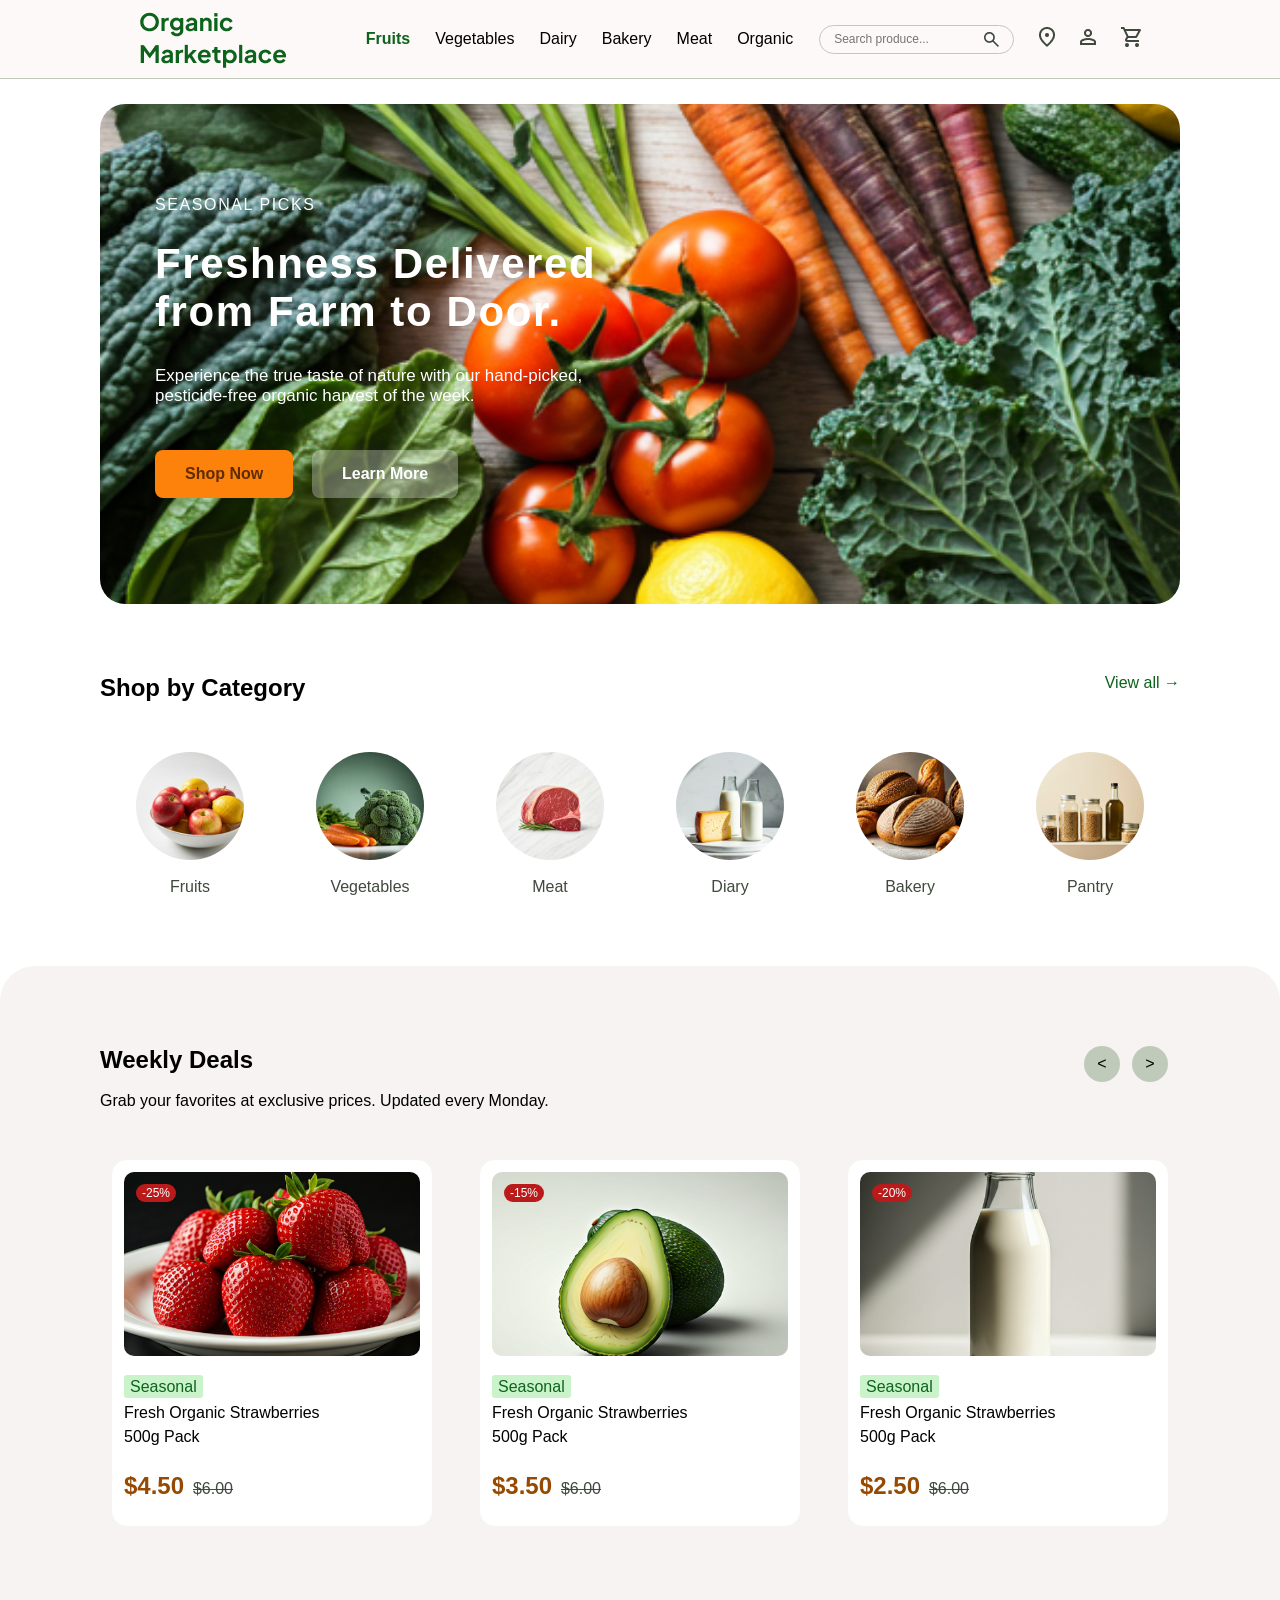
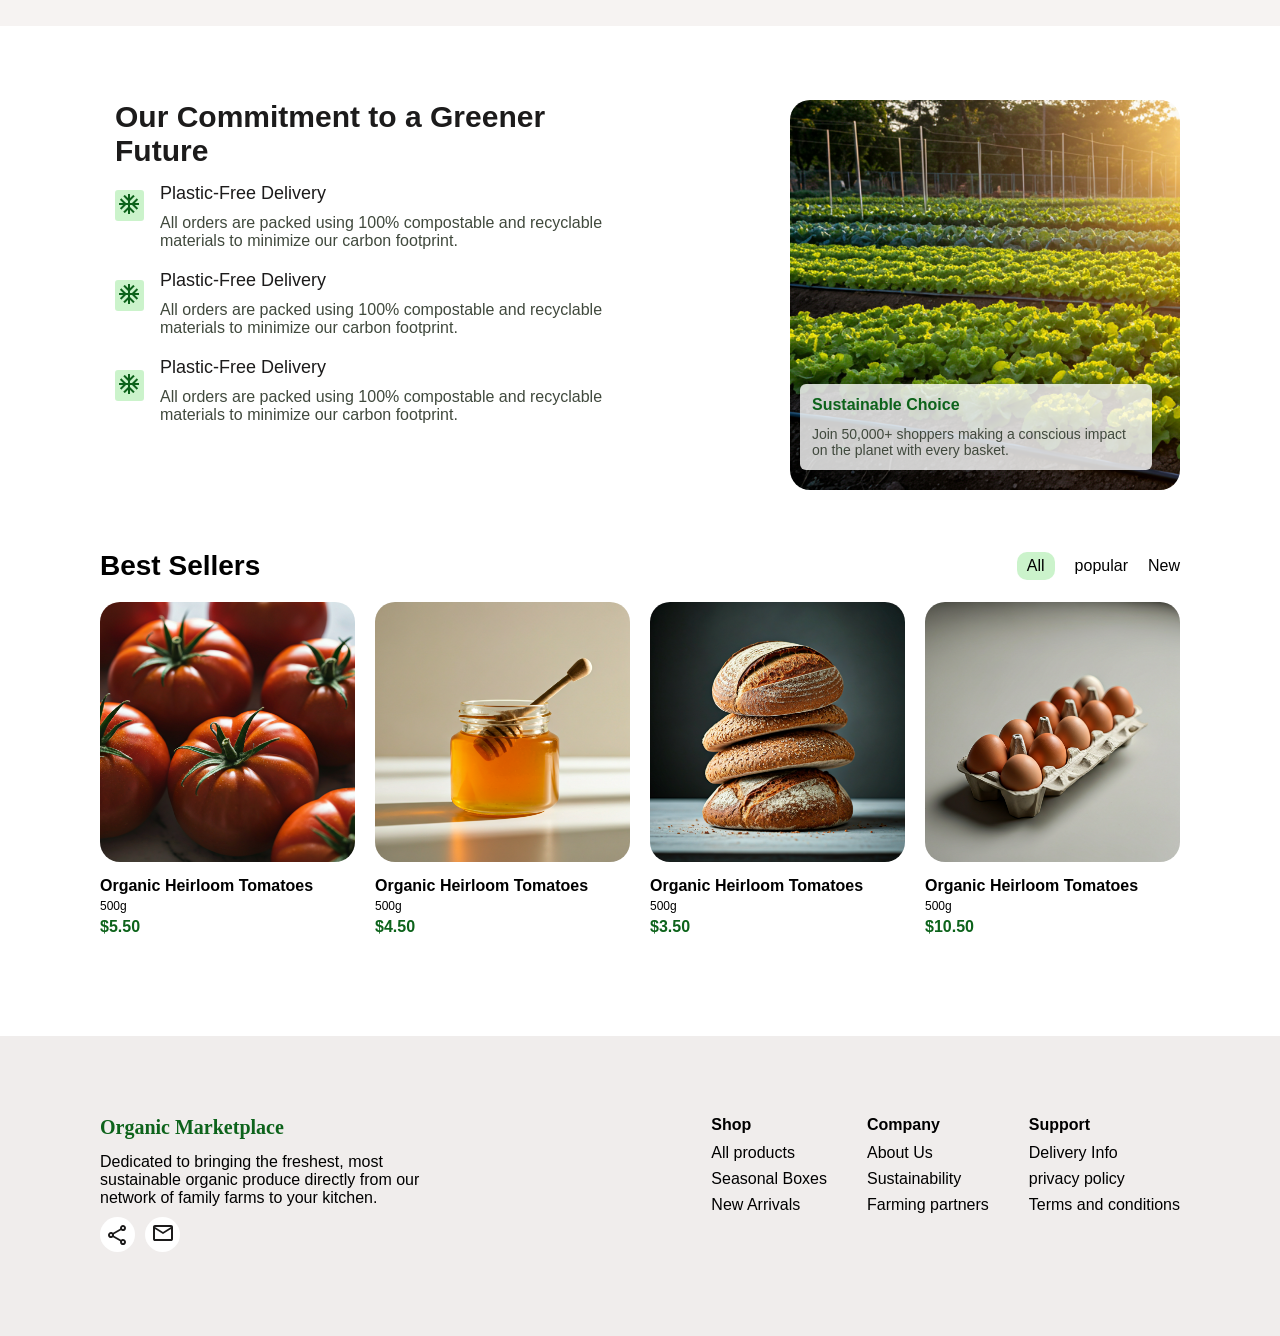
<file: index2.html>
<!DOCTYPE html>
<html lang="en">

<head>
    <meta charset="UTF-8">
    <meta name="viewport" content="width=device-width, initial-scale=1.0">
    <title>Organic Marketplace</title>
    <link rel="stylesheet" href="style.css">

</head>

<body>

    <header>
        <div class="header-container">
            <div class="logo">
                <img src="downloads_dmart/logo.png" alt="logo">
            </div>
            <div class="nav">
                <ul>
                    <li><a class="active">Fruits</a></li>
                    <li><a>Vegetables</a></li>
                    <li><a>Dairy</a></li>
                    <li><a>Bakery</a></li>
                    <li><a>Meat</a></li>
                    <li><a>Organic</a></li>
                </ul>
            </div>
            <div class="search-container " style="gap:25px;">
                <div class="search" >
                    <input type="search" placeholder="Search produce...">
                    <img src="downloads_dmart/search.png">
                </div>
                <div class="loc" style="align-self:center;">
                    <img src="downloads_dmart/loc.png" alt="loc">
                </div>
                <div class="user" style="align-self:center;">
                    <img src="downloads_dmart/user.png" alt="user">
                </div>
                <div class="cart" style="align-self:center;">
                    <img src="downloads_dmart/cart.svg" alt="cart">
                </div>
            </div>
        </div>

    </header>

    <!--section 1-->
    <section class="banner">
        <div class="banner-container">
            <img src="downloads_dmart/banner.png">
            <div class="banner-text">
                <p>SEASONAL PICKS</p>
                <h2>Freshness Delivered <br> from Farm to Door.</h2>
                <span>Experience the true taste of nature with our hand-picked,<br>
                    pesticide-free organic harvest of the week.</span>
                <div class="banner-btn"><a>SHOP NOW</a></div>
            </div>
            <div class="banner-btn">
                <a href="fruits.html" class="shop-btn">Shop Now</a>
                <a href="#learn" class="learn-btn">Learn More</a>
            </div>
        </div>
    </section>

    <!--section 2-->

    <section class="category">
        <div class="cat-flex">
            <h2 style="margin-left: 50px;">Shop by Category</h2>
            <p style="color: #0D631B; margin-right: 50px;">View all &rarr;</p>
        </div>
        <div class="category-container">

            <div class="cat">
                
                <img src="downloads_dmart/cat_APPLE.jpg" alt="cat_APPLE"><br>
                <p >Fruits</p>
                
            </div>
            <div class="cat">
                <img src="downloads_dmart/brocolli_carrot.jpg" alt="cat_APPLE"><br>
                <p>Vegetables</p>
            </div>
            <div class="cat">
                <img src="downloads_dmart/meat.jpg" alt="meat"><br>
                <p >Meat</p>
            </div>
            <div class="cat">
                <img src="downloads_dmart/diary.jpg" alt="diary"><br>
                <p >Diary</p>

            </div>
            <div class="cat">
                <img src="downloads_dmart/bakkery.jpg" alt="bakkery"><br>
                <p>Bakery</p>
            </div>
            <div class="cat">
                <img src="downloads_dmart/pantry.jpg" alt="pantry"><br>
                <p >Pantry</p>
            </div>

        </div>
    </section>

    <!--section 3-->

    <section class="weekly-deals">
        <div class="weekly-row">
            <div class="weekly-row1">
                <div class="col1">
                    <h2>Weekly Deals</h2><br>
                    <p>Grab your favorites at exclusive prices. Updated every Monday.</p>
                </div>
                <div class="col2" >
                    <span> &lt;</span>
                    <span> &gt; </span>
                </div>
            </div>
            <div class="weekly-row2">
                <div class="weekly-card">
                    <span class="discount">-25%</span>
                    <img src="downloads_dmart/strawberry.png"><br><br>
                    <span class="seasonal">Seasonal</span><br>
                    <p style="margin-top: 8px;margin-bottom: 6px;">Fresh Organic Strawberries</p>
                    <p style="margin-bottom: 8px;">500g Pack</p><br>
                    <div class="foot-card">
                        <div style="height: 200px;">
                            <span class="weekly-rate">$4.50</span>&nbsp;&nbsp;<span class="weekly-strike">$6.00</span>
                        </div>
                    </div>


                </div>
                <div class="weekly-card">
                    <span class="discount">-15%</span>
                    <img src="downloads_dmart/pear.png"><br><br>
                    <span class="seasonal">Seasonal</span><br>
                    <p style="margin-top: 8px;margin-bottom: 6px;">Fresh Organic Strawberries</p>
                    <p style="margin-bottom: 8px;">500g Pack</p><br>
                    <div class="foot-card">
                        <div style="height: 200px;">
                            <span class="weekly-rate">$3.50</span>&nbsp;&nbsp;<span class="weekly-strike">$6.00</span>
                        </div>
                    </div>


                </div>
                <div class="weekly-card">
                    <span class="discount">-20%</span>
                    <img src="downloads_dmart/milk.png"><br><br>
                    <span class="seasonal">Seasonal</span><br>
                    <p style="margin-top: 8px;margin-bottom: 6px;">Fresh Organic Strawberries</p>
                    <p style="margin-bottom: 8px;">500g Pack</p><br>
                    <div class="foot-card">
                        <div style="height: 200px;">
                            <span class="weekly-rate">$2.50</span>&nbsp;&nbsp;<span class="weekly-strike">$6.00</span>
                        </div>
                    </div>


                </div>

               
            </div>

        </div>
    </section>
    <br>
    <br>
    <br>
    <!--section-->

    <section class="commitment">
        <div class="commitment-container">
            <div class="commitment-text" style="width: 50%;">
                <h2 style="margin-bottom: 15px;">Our Commitment to a Greener<br> Future</h2>
                <div>
                    <span class="commit-logo" style="position: absolute; top: 90px;"><img
                            src="downloads_dmart/commit.png" alt=""></span>
                    <h6>Plastic-Free Delivery</h6>
                    <P>All orders are packed using 100% compostable and recyclable
                        materials to minimize our carbon footprint.</P>
                </div>
                <div>
                    <span class="commit-logo" style="position: absolute; top: 180px;"><img
                            src="downloads_dmart/commit.png" alt=""></span>
                    <h6>Plastic-Free Delivery</h6>
                    <P>All orders are packed using 100% compostable and recyclable
                        materials to minimize our carbon footprint.</P>
                </div>
                <div>
                    <span class="commit-logo" style="position: absolute; top: 270px;"><img
                            src="downloads_dmart/commit.png" alt=""></span>
                    <h6>Plastic-Free Delivery</h6>
                    <P>All orders are packed using 100% compostable and recyclable
                        materials to minimize our carbon footprint.</P>
                </div>
            </div>
            <div class="commitment-img">
                <img src="downloads_dmart/commitment.png" alt="">
                <div class="commitment-img-text">
                    <h6>Sustainable Choice</h6>
                    <p>Join 50,000+ shoppers making a conscious impact on the
                        planet with every basket.</p>
                </div>
            </div>
        </div>
    </section>

    <!--section 5-->
    <section class="best-sellers " style="margin-bottom: 100px;">
        <div class="best-top">
            <h2 style="font-size: 28px;">Best Sellers</h2>
            <div class="best-nav">
                <span style="background-color:#97e79780 ; padding:5px 10px; border-radius: 10px;">All</span>
                <span>popular</span>
                <span>New</span>
            </div>
        </div>
        <div class="best-card-container">
            <div class="best-cards">
                <img src="downloads_dmart/tomatobest.png">
                <h3>Organic Heirloom Tomatoes</h3>
                <p>500g</p>
                <span>$5.50</span>
            </div>

            <div class="best-cards">
                <img src="downloads_dmart/bestHoney.png">
                <h3>Organic Heirloom Tomatoes</h3>
                <p>500g</p>
                <span>$4.50</span>
            </div>

            <div class="best-cards">
                <img src="downloads_dmart/breadbest.png">
                <h3>Organic Heirloom Tomatoes</h3>
                <p>500g</p>
                <span>$3.50</span>
            </div>

            <div class="best-cards">
                <img src="downloads_dmart/eggbest.png">
                <h3>Organic Heirloom Tomatoes</h3>
                <p>500g</p>
                <span>$10.50</span>
            </div>
        </div>

    </section>


    <!--footer-->
    <footer>

        <div class="footer">

            <div>
                <h3
                    style="margin-bottom: 14px;font-size: 20px;font-weight: 700;color: #0D631B;font-family:PlusJakartaSans ;">
                    Organic Marketplace</h3>
                <p>Dedicated to bringing the freshest, most<br>
                    sustainable organic produce directly from our<br>
                    network of family farms to your kitchen.</p>
                <div class="footer-img">
                    <div class="footer-icon">
                        <img src="downloads_dmart/share.svg">
                    </div>
                    <div class="footer-icon">
                        <img src="downloads_dmart/mail.svg">
                    </div>
                </div>

            </div>
            <div class="right-flex">
                <div>
                    <h4>Shop</h4>
                    <ul>
                        <li>All products </li>
                        <li>Seasonal Boxes </li>
                        <li>New Arrivals</li>
                    </ul>
                </div>

                <div>
                    <h4>Company</h4>
                    <ul>
                        <li>About Us </li>
                        <li>Sustainability </li>
                        <li>Farming partners</li>
                    </ul>
                </div>

                <div>
                    <h4>Support</h4>
                    <ul>
                        <li>Delivery Info</li>
                        <li>privacy policy</li>
                        <li>Terms and conditions</li>
                    </ul>
                </div>

            </div>

        </div>

    </footer>

</body>

</html>
</file>
<file: style.css>
* {
    margin: 0;
    padding: 0;
    box-sizing: border-box;
    font-family: "Inter", sans-serif;

    @font-face {
        font-family: 'PlusJakartaSans';
        src: url('Fonts/Plus_Jakarta_Sans/static/PlusJakartaSans-Regular.ttf') format('truetype');
    }

    @font-face {
        font-family: 'Inter';
        src: url('Fonts/Inter/static/Inter_18pt-Regular.ttf') format('truetype');
    }
}

header {
    width: 100%;
    background-color: #FCF9F8;
    border-bottom: 1px solid #BFCABA;
}

.header-container {
    margin: 0 50px;
    padding: 5px;
    display: flex;
    justify-content: center;
    align-items: center;


}

.logo {
    cursor: pointer;
}

.nav {
    font-family: "Inter", sans-serif;

}

.nav ul {
    list-style: none;
    display: flex;
    gap: 25px;
    font-weight: 500;
    cursor: pointer;
}

.nav li a.active {
    color: #0D631B;
    font-weight: bold;
}

.search-container {
    display: flex;



}

.search {
    display: flex;
    justify-content: space-around;
    border: 1px solid #BFCABA;
    padding: 6px 14px;
    color: #6B7280;
    border-radius: 16px;
    margin-left: 26px;
}

.search input {
    border: none;
    outline: none;
    width: 100%;
    font-size: 12px;
    background-color: #FCF9F8;
}

.loc {
    cursor: pointer;
}

.user {
    cursor: pointer;
}

.cart {
    cursor: pointer;
}

.banner {
    margin: 0 50px;
}

.banner-container {
    margin: 0 50px;
    overflow: hidden;
    border-radius: 25px;

    margin-top: 25px;
    height: 500px;
    position: relative;
}

.banner-container img {
    width: 100%;
    object-fit: cover;
    height: 100%;
    background-position: center;
}

.banner-text p {
    position: absolute;
    color: #FFFFFF;
    font-size: 16px;
    letter-spacing: 1.6px;
    bottom: 390px;
    left: 55px;
}

.banner-text h2 {
    font-family: "PlusJakartaSans", sans-serif;
    position: absolute;
    color: #FFFFFF;
    font-size: 42px;
    letter-spacing: 1.6px;
    bottom: 268px;
    left: 55px;
}

.banner-text span {
    font-family: "Inter", sans-serif;
    position: absolute;
    color: #FFFFFF;
    font-size: 17px;
    letter-spacing: 0;
    bottom: 198px;
    left: 55px;
}

.shop-btn {
    position: absolute;
    background-color: #FC820C;
    bottom: 106px;
    text-decoration: none;
    color: #5E2C00;

    font-size: 16px;
    font-weight: bold;
    padding: 15px 30px;
    border-radius: 8px;
    left: 55px;

}

.learn-btn {
    position: absolute;
    background-color: rgba(255, 255, 255, 0.3);
    bottom: 106px;
    text-decoration: none;
    color: #FFFFFF;

    font-size: 16px;
    font-weight: bold;
    padding: 15px 30px;
    border-radius: 8px;
    left: 212px;

}

.category {
    margin: 70px 50px;
}

.cat-flex {
    display: flex;
    justify-content: space-between;
}

.category-container {
    margin: 50px;
    display: flex;
    justify-content: space-between;
}


.cat {
    width: 16.66%;
    display: flex;
    flex-direction: column;
    justify-content: end;
    align-items: center;
    align-self: center;


}

.cat p {

    align-self: center;
}

.cat img {
    border-radius: 50%;
    object-fit: cover;
    width: 60%;
    position: relative;

}

.cat p {
    text-align: center;
    color: #40493D;
}

.cat-align {
    display: flex;
    flex-direction: column;
    justify-content: end;
    align-items: center;
}

.weekly-deals {
    height: 660px;
    background-color: #F6F3F2;
    border-top-left-radius: 35px;
    border-top-right-radius: 35px;
    padding-top: 80px;

}

.weekly-row {
    margin-left: 100px;
    margin-right: 100px;
}

.col2 {
    display: flex;
}

.col2 span {
    border-radius: 50%;
    background-color: #BFCABA;
    text-align: center;
    width: 36px;
    justify-content: center;
    align-items: center;
    margin-right: 12px;
    display: flex;
    height: 36px;

}

.weekly-row1 {
    display: flex;
    justify-content: space-between;
    margin-bottom: 50px;
}

.weekly-card {
    background-color: #FFFFFF;
    padding: 12px;
    height: 366px;
    border-radius: 15px;
    width: 320px;
    position: relative;

}

.weekly-card img {
    border-radius: 10px;
    width: 296px;
    object-fit: cover;
    height: 184px;

}

.discount {
    position: absolute;
    background-color: #BA1A1A;
    color: #FFFFFF;
    top: 24px;
    left: 24px;
    padding: 2px 6px;
    border-radius: 26px;
    font-size: 12px;
}

.seasonal {
    color: #0D631B;
    background-color: rgba(151, 231, 151, 0.5);
    padding: 3px 6px;
    border-radius: 3px;
}

.weekly-strike {
    text-decoration: line-through;
    color: #40493D
}

.foot-card {
    display: flex;
    justify-content: space-between;

}

.weekly-row2 {
    display: flex;
    overflow: hidden;
    justify-content: space-around;
    gap: 24px;
    width: 100%;
}

.weekly-card .weekly-rate {
    color: #964900;
    font-size: 24px;
    font-weight: bold;
}

.commitment-text h2 {
    color: #1C1B1B;
    font-size: 30px;
    font-weight: bold;
}

.commitment-container {
    margin-left: 100px;
    margin-right: 100px;
    margin-top: 20px;

    display: flex;
    justify-content: space-between;
    padding-left: 15px;
    margin-bottom: 50px;
    position: relative;

}

.commitment-img {
    height: 400px !important;
    object-fit: cover;
    width: 37%;
    align-self: end;
    position: relative;
}

.commitment-img-text {
    background-color: rgba(255, 255, 255, 0.8);
    position: absolute;
    bottom: 30px;
    padding: 12px;
    width: 352px;
    border-radius: 6px;
    left: 14px;

}

.commitment-img-text h6 {
    color: rgba(13, 99, 27, 1);
    font-size: 16px;
    margin-bottom: 12px;


}

.commitment-img-text p {
    color: rgba(64, 73, 61, 1);
    font-size: 14px;

}

.commitment-img img {
    border-radius: 20px;
    height: 390px;
    float: right;
    align-items: center;
    justify-content: center;
    align-self: flex-end;
    width: 390px;
}

.commitment-text {
    position: relative;
}

.commitment-text div h6 {
    font-size: 18px;
    font-weight: 400;
    color: #1C1B1B;
    padding-left: 45px;
    margin-bottom: 10px;
}

.commitment-text div P {
    font-size: 16px;
    font-weight: normal;
    font-family: "Inter", sans-serif;
    color: #40493D;
    padding-left: 45px;
    margin-bottom: 20px;


}

.commit-logo {
    background-color: #97e79780;
    padding: 4px 5px 3px 4px;
    border-radius: 3px;
}

.best-sellers {
    width: 100%
}

.best-top {
    display: flex;
    justify-content: space-between;
    align-items: center;
    margin-bottom: 20px;
    margin-left: 100px;
    margin-right: 100px;
}

.best-top h3 {
    font-size: 16px;
}

.best-cards h3 {
    font-size: 16px;
    margin-bottom: 4px;
}

.best-cards p {
    font-size: 12px;
    margin-bottom: 5px;
}

.best-nav {
    display: flex;
    gap: 20px;
    font-size: 16px;
    align-items: center;
}

.best-cards {
    width: 260px;
}

.best-cards img {
    width: 100%;
    height: 260px;
    object-fit: cover;
    border-radius: 20px;
    display: block;
    margin-bottom: 15px;
}

.best-card-container {
    display: flex;
    gap: 20px;
    justify-content: space-around;
    margin-left: 100px;
    margin-right: 100px;
}

.best-cards span {
    color: #0D631B;
    font-weight: bold;
}

footer {
    background-color: #F0EDEC;
    height: 300px;

}

.footer {
    margin-left: 100px;
    margin-right: 100px;
    padding-top: 80px;
    display: flex;
    justify-content: space-between;
}

.right-flex h4 {
    margin-bottom: 10px;
}

.right-flex {
    display: flex;
    justify-content: space-between;
    gap: 40px;
}

.right-flex ul {
    list-style: none;
}

.right-flex ul li {
    margin-bottom: 8px;
}

.footer-img {
    display: flex;
}

.footer-icon {
    background-color: #fff;
    border-radius: 50%;
    width: 35px;
    height: 35px;
    object-fit: cover;
    margin-right: 10px;
    margin-top: 10px;
    padding: 8px;
}
</file>
<file: apple.css>
* {
    margin: 0;
    padding: 0;
    box-sizing: border-box;
    font-family: "Inter", sans-serif;

    @font-face {
        font-family: 'PlusJakartaSans';
        src: url('Fonts/Plus_Jakarta_Sans/static/PlusJakartaSans-Regular.ttf') format('truetype');
    }

    @font-face {
        font-family: 'Inter';
        src: url('Fonts/Inter/static/Inter_18pt-Regular.ttf') format('truetype');
    }
}

header {
    width: 100%;
    background-color: #FCF9F8;
    border-bottom: 1px solid #BFCABA;
}

.header-container {
    margin: 0 50px;
    padding: 5px;
    display: flex;
    justify-content: center;
    align-items: center;


}

.nav {
    font-family: "Inter", sans-serif;

}

.nav ul {
    list-style: none;
    display: flex;
    gap: 25px;
    font-weight: 500;
}

.nav li a.active {
    color: #0D631B;
    font-weight: bold;
}

.search-container {
    display: flex;


}

.search {
     display: flex;
    justify-content: space-around;
    border: 1px solid #BFCABA;
    padding: 6px 14px;
    color: #6B7280;
    border-radius: 16px;
    margin-left: 26px;

}
.search input {
    border: none;
    outline: none;
    width: 100%;
    font-size: 12px;
    background-color: #FCF9F8;
}


 .toggle {
     margin-left: 140px;
     margin-right: 140px;

     margin-top: 25px;
     font-size: 14px;
 }

 .hero-apple {
     margin-left: 140px;
     margin-right: 140px;
     margin-top: 40px;
     display: flex;
 }

 .card-img {
     width: 100px;

 }

 .card-img img {
     width: 100%;
     height: 92px;
     object-fit: cover;
     border-radius: 5px;
     margin-bottom: 10px;
 }

 .big-card {
     width: 500px;
     margin-left: 10px;

 }

 .big-card img {
     width: 100%;
     height: 665px;
     object-fit: cover;
     border-radius: 10px;
     margin-bottom: 10px;
 }

 .about {
     margin-left: 26px;
 }

 .in-stock {
    background-color: #2E7D32;
    color: #CBFFC2;
    border-radius: 12px;
    padding: 4px 12px;
    font-size: 14px;
 }

 .star-icon {
     width: 20px;
     margin-left: 2px;
     display: flex;
     position: relative;
 }

 .star-icon img {
     width: 100%;
     height: 19px;
     object-fit: cover;
     margin-top: 10px;
     margin-bottom: 10px;
 }

 .review124 {
     position: absolute;
     left: 107px;
     top: 14px;
     font-size: 13px;
 }


 .shop-btn {
     background-color: #FC820C;
     display: block;
     text-decoration: none;
     color: #5E2C00;
     font-size: 17px;
     font-weight: bold;
     padding: 11px 121px;
     border-radius: 8px;
     width: 100%;
     margin-top: 20px;


 }

 .wish-btn {
     background-color: #FFF;
     display: block;
     text-decoration: none;

     font-size: 17px;
     font-weight: bold;
     padding: 10px 94px;
     border-radius: 8px;
     width: 100%;
     margin-top: 20px;
     border: 1px solid #0D631B;
     color: #0D631B;

 }

 .delivery {
     background-color: #F0EDEC;
     margin-top: 80px;
     padding: 14px 30px;
     border-radius: 14px;
 }

 .description {
     margin-left: 140px;
     margin-right: 140px;
     margin-top: 80px;
     display: flex;
     gap: 20px
 }

 .description-col1 {
     width: 70%;
 }

 .description-col1 h3 {
     border-left: 6px solid #0D631B;
     padding-left: 8px;
     border-radius: 4px;
     margin-bottom: 20px;
 }

 .description-col1 p {
     line-height: 1.5;
     margin-bottom: 60px;
 }

 .farm {
     background-color: #F0EDEC;
     color: #40493D;
     border: 1px solid #BFCABA;
     gap: 26px;
     border-radius: 15px;
     display: flex;
     padding: 44px 23px 0px;
     margin-bottom: 60px;

 }

 .description-col2 {
     width: 30%;
     border: 1px solid #BFCABA;
     padding: 24px;
     position: relative;
     border-radius: 16px;

 }

 .description-col2 h3 {
     color: #1C1B1B;
     font-size: 24px;
     margin-bottom: 20px;

 }

 .description-col2 hr {
     margin-bottom: 24px;
     margin-top: 6px;
 }


 .nutri {
     display: flex;
     justify-content: space-between;
     margin-bottom: 20px;
 }











 .best-sellers {
     margin-top: 60px;
     width: 100%
 }

 .best-top {
     display: flex;
     justify-content: space-between;
     align-items: center;
     margin-bottom: 20px;
     margin-left: 140px;
     margin-right: 140px;
 }

 .best-top h3 {
     font-size: 16px;
 }

 .best-cards h3 {
     font-size: 16px;
     margin-bottom: 4px;
 }

 .best-cards p {
     font-size: 12px;
     margin-bottom: 15px;

 }

 .best-nav {
     display: flex;
     gap: 20px;
     font-size: 16px;
     align-items: center;
 }

 .best-cards {
     width: 260px;
     background-color: #ffffff;
     position: relative;

 }

 .best-cards img {
     width: 100%;
     height: 230px;
     object-fit: cover;
     border-radius: 20px;
     display: block;
     margin-bottom: 15px;

 }

 .best-card-container {
     display: flex;
     gap: 20px;
     justify-content: space-around;
     margin-left: 140px;
     margin-right: 140px;

 }

 .best-cards span {
     color: #0D631B;
     font-weight: bold;
     margin-top: 20px;
 }

 .cust-rev {
     margin-left: 140px;
     margin-right: 140px;
     position: relative;
 }

 .star1-icon {
     width: 20px;
     margin-left: 2px;
     display: flex;
     position: absolute;
     left: 46px;
     top: 22px;
 }

 .star1-icon img {
     width: 100%;
     height: 19px;
     object-fit: cover;
     margin-top: 10px;
     margin-bottom: 10px;
 }


 .cart-svg {
     height: 18px;
     width: 18px;
 }

 .cart-svg img {
     width: 100%;
     object-fit: cover;
     height: 100%;
 }

 .cust-rev {
     display: flex;
     justify-content: space-between;
     margin-bottom: 30px;
 }





 .ratingline-1 {
     display: flex;
     justify-content: space-between;
     margin-top: 8px;
     margin-bottom: 12px;
 }

 .ratingline-1 p {
     color: #1C1B1B
 }

 .ratingline-1 div {
     background-color: #F0EDEC;
     align-self: center;
     width: 252px;
     height: 8px;
     border-radius: 25px;

 }

 .ratingline-2 {
     background-color: #964900;
     align-self: center;
     width: 210px;
     height: 8px;
     border-radius: 25px;
     position: absolute;
     top: 6px;
     left: 16px;
 }


 .review-btn {
     background-color: #FFF;
     display: block;
     text-decoration: none;

     font-size: 17px;
     font-weight: bold;
     padding: 10px 94px;
     border-radius: 8px;
     width: 100%;
     margin-top: 20px;
     border: 1px solid #0D631B;
     color: #0D631B;
 }

 .cust-col2 {
     width: 60%;

 }

 .col2-row {
     margin-bottom: 20px;
     padding: 16px;
     border: 1px solid #BFCABA;

     border-radius: 12px;

 }

 .col2-top {
     display: flex;
     justify-content: space-between;
     width: 100%;
     margin-bottom: 40px;
 }

 .jd {
     background-color: #A3F69C;
     color: #002204;
     border-radius: 50%;
     height: 34px;
     width: 34px;
     text-align: center;
     padding: 6px;
     margin-right: 6px;

 }

 .starjd-icon {
     width: 10px;
     margin-left: 2px;
     display: flex;
     position: absolute;
     left: 0px;
     top: 24px;
     height: 12px;
 }

 .cust-rev {
     margin-bottom: 80px;
 }















 footer {
     background-color: #F0EDEC;
     height: 300px;


 }

 .footer {
     margin-left: 100px;
     margin-right: 100px;
     padding-top: 80px;
     display: flex;
     justify-content: space-between;
 }

 .right-flex h4 {
     margin-bottom: 10px;
 }

 .right-flex {
     display: flex;
     justify-content: space-between;
     gap: 40px;
 }

 .right-flex ul {
     list-style: none;
 }

 .right-flex ul li {
     margin-bottom: 8px;
 }

 .footer-img {
     display: flex;
 }

 .footer-icon {
     background-color: #fff;
     border-radius: 50%;
     width: 35px;
     height: 35px;
     object-fit: cover;
     margin-right: 10px;
     margin-top: 10px;
     padding: 8px;
 }
</file>
<file: fruits.css>
* {
    margin: 0;
    padding: 0;
    box-sizing: border-box;
    font-family: "Inter", sans-serif;

    @font-face {
        font-family: 'PlusJakartaSans';
        src: url('Fonts/Plus_Jakarta_Sans/static/PlusJakartaSans-Regular.ttf') format('truetype');
    }

    @font-face {
        font-family: 'Inter';
        src: url('Fonts/Inter/static/Inter_18pt-Regular.ttf') format('truetype');
    }
}

header {
    width: 100%;
    background-color: #FCF9F8;
    border-bottom: 1px solid #BFCABA;
}

.header-container {
    margin: 0 50px;
    padding: 5px;
    display: flex;
    justify-content: center;
    align-items: center;


}

.nav {
    font-family: "Inter", sans-serif;

}

.nav ul {
    list-style: none;
    display: flex;
    gap: 25px;
    font-weight: 500;
}

.nav li a.active {
    color: #0D631B;
    font-weight: bold;
}

.search-container {
    display: flex;


}

.search {
    display: flex;
    justify-content: space-around;
    border: 1px solid #BFCABA;
    padding: 6px 14px;
    color: #6B7280;
    border-radius: 16px;
    margin-left: 26px;

}

.search input {
    border: none;
    outline: none;
    width: 100%;
    font-size: 12px;
    background-color: #FCF9F8;
}

.search p {
    margin: 0;
}

.toggle {
    margin-left: 100px;
    margin-right: 100px;

    margin-top: 25px;
    font-size: 14px;
}

.fruit-vegetable-1 {
    margin-left: 140px;
    margin-right: 140px;
    margin-top: 25px;
    display: flex;
}

.fruit-vegetable-col1 {
    width: 30%;
}

.fruit-vegetable-col1 form {
    font-size: 14px;
    ;

}

.fruit-vegetable-col2 {
    width: 70%;
}

.fv-col2-top {
    margin-left: 20x;
    background-color: #F6F3F2;
    padding: 10px;
    display: flex;
    justify-content: space-between;
    align-items: center;
    border-radius: 8px;
}

.fv-col2-top h2 {
    color: #1C1B1B;
    font-weight: bold;
    font-size: 30px;
}

.vitamin-c-2 {
    background-color: #EBE7E7;
    color: #40493D;
    border-radius: 30px;
    padding: 5px 10px;
    margin-left: 0;
    font-size: 14px;
}

.vitamin-c-3 {
    background-color: #EBE7E7;
    color: #40493D;
    border-radius: 30px;
    padding: 5px 10px;
    position: absolute;
    top: 70px;
    left: 0px;
    margin-left: 0;
    font-size: 14px;
}

.vitamin-c-green {
    background-color: #A3F69C;
    color: #005312;
    border-radius: 30px;
    padding: 5px 10px;
    margin-left: 0;
    font-size: 14px;
}

.popularity {
    border: 1px solid #BFCABA;
    background-color: #FCF9F8;
    padding: 6px 15px 6px;
    border-radius: 5px;
    width: 100%;
    font-size: 14px;
}




.best-cards {
    width: 31% !important;
    border-bottom-left-radius: 25px;
    background-color: #FCF9F8;
    border-bottom-right-radius: 25px;
    position: relative;

}

.best-cards img {
    width: 100%;
    height: 200px;
    object-fit: cover;
    border-top-left-radius: 20px;
    border-top-right-radius: 20px;
    display: block;
    margin-bottom: 15px;

}

.fv-card-container {
    display: flex;
    gap: 15px;
    justify-content: space-between;
    margin-top: 30px;
    margin-bottom: 30px;
    flex-wrap: wrap;
}

.best-cards span {
    color: #0D631B;
    font-weight: bold;
}

.best-cards h3 {
    width: 160px;
    font-size: 18px;
    font-weight:600;
    padding-right: 56px;
}

.best-cards p {
    font-size: 14px;
    font-weight: 400;
    margin-top: 8px;
    margin-bottom: 10px;
    color: #40493D;
}

.best-cards h3,
p,
span {
    margin-left: 18px;
    margin-top: 8px;
}

.best-cards p {
    margin-left: 18px;
    margin-top: 8px;
}

.best-cards h3,
p,
span {
    margin-left: 18px;
    margin-top: 8px;
}

.best-cards span {
    font-size: 18px;
    font-weight: 600;

}

.limited {
    background-color: #BA1A1A;
    font-size: 6px;
    font-weight: 100;
    position: absolute;
    top: 8px;
    padding: 1px 6px;
    border-radius: 25px;
    color: #fff !important;

}





















.page-toggle {
    margin-left: 140px;
    margin-right: 140px;
    display: flex;
    justify-content: center;
    align-items: center;
    margin-bottom: 80px;
    margin-top: 40px;
}

.page-nos {
    display: flex;
    gap: 0px;
    padding-left: 28%;
}

.page-nos-round {
    text-align: center;
    background-color: #ffffff;
    border-radius: 50%;
    border: 1px solid #BFCABA;
    height: 32px;
    width: 32px;
    display: flex;
    justify-content: center;
    align-items: center;
    color: #40493D;


}






footer {
    background-color: #F0EDEC;
    height: 300px;

}

.footer {
    margin-left: 100px;
    margin-right: 100px;
    padding-top: 80px;
    display: flex;
    justify-content: space-between;
}

.right-flex h4 {
    margin-bottom: 10px;
}

.right-flex {
    display: flex;
    justify-content: space-between;
    gap: 40px;
}

.right-flex ul {
    list-style: none;
}

.right-flex ul li {
    margin-bottom: 8px;
}

.footer-img {
    display: flex;
}

.footer-icon {
    background-color: #fff;
    border-radius: 50%;
    width: 35px;
    height: 35px;
    object-fit: cover;
    margin-right: 10px;
    margin-top: 10px;
    padding: 8px;
}
</file>
